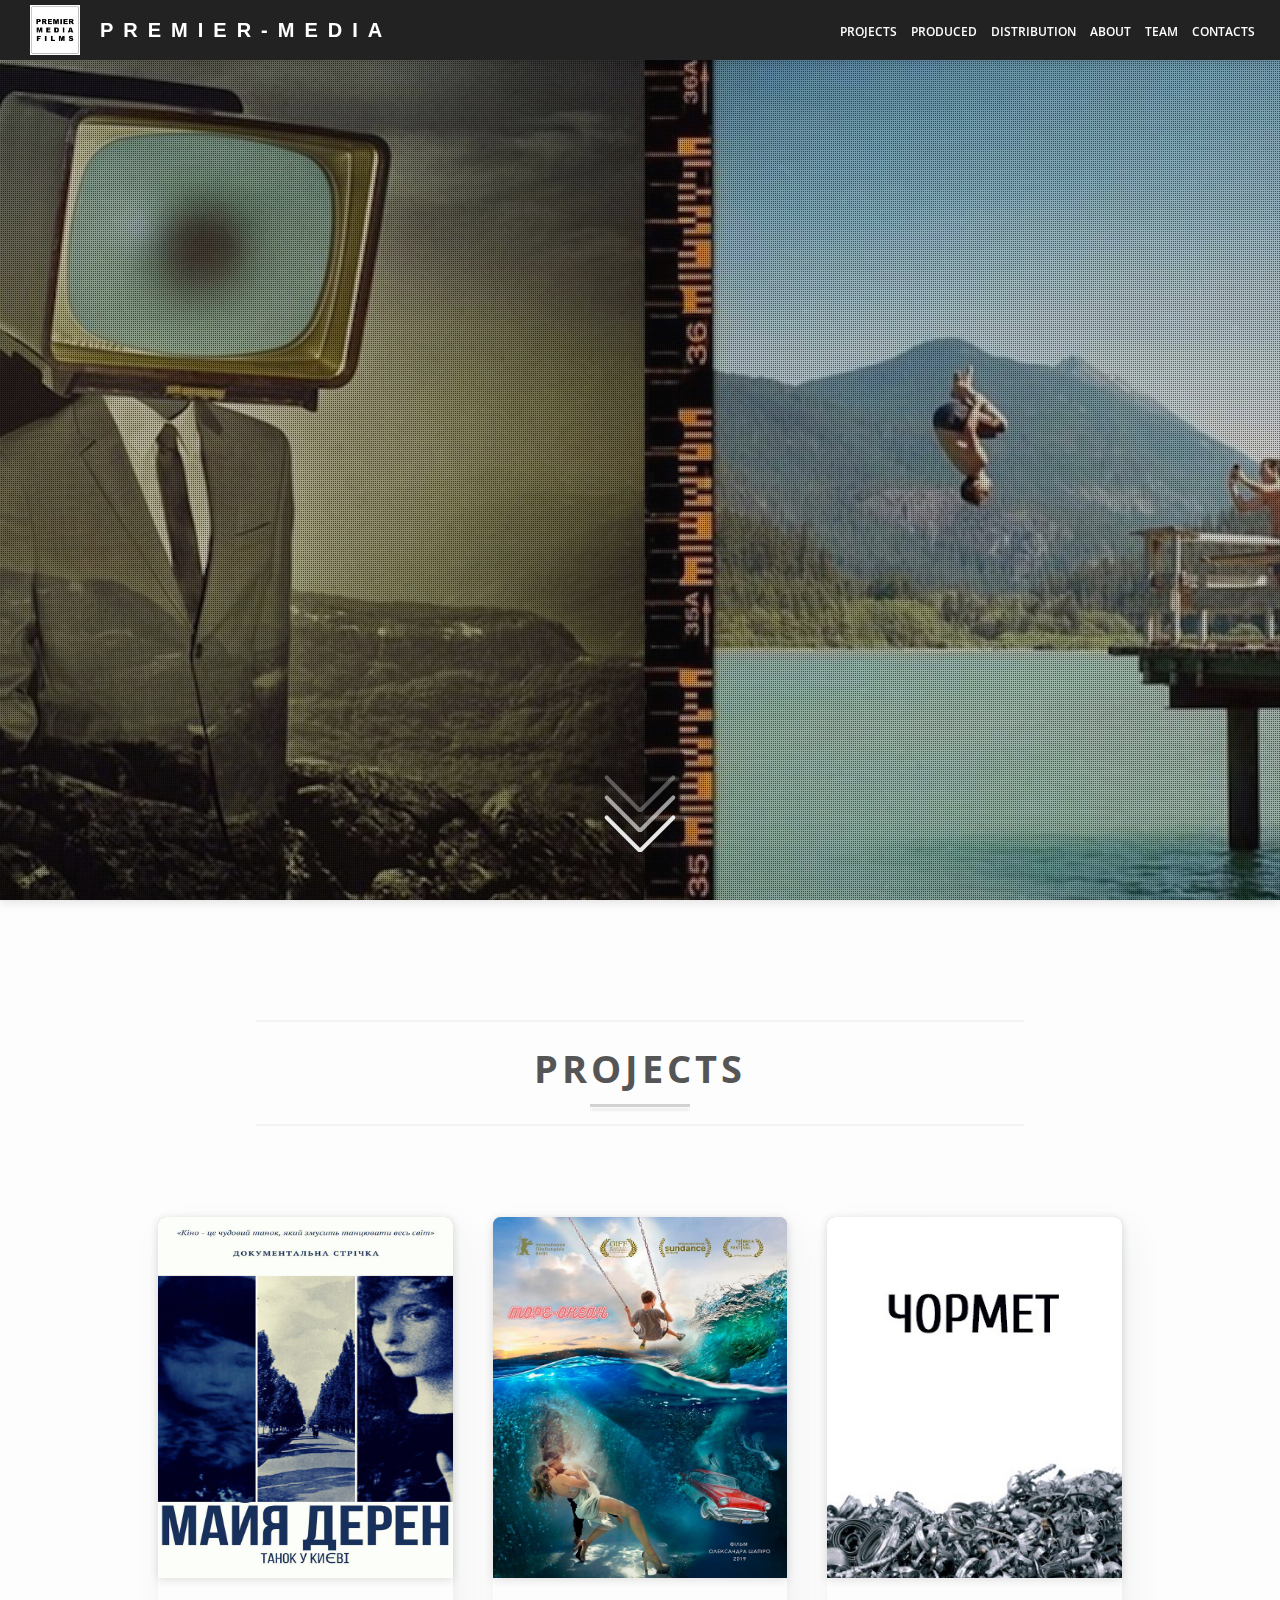
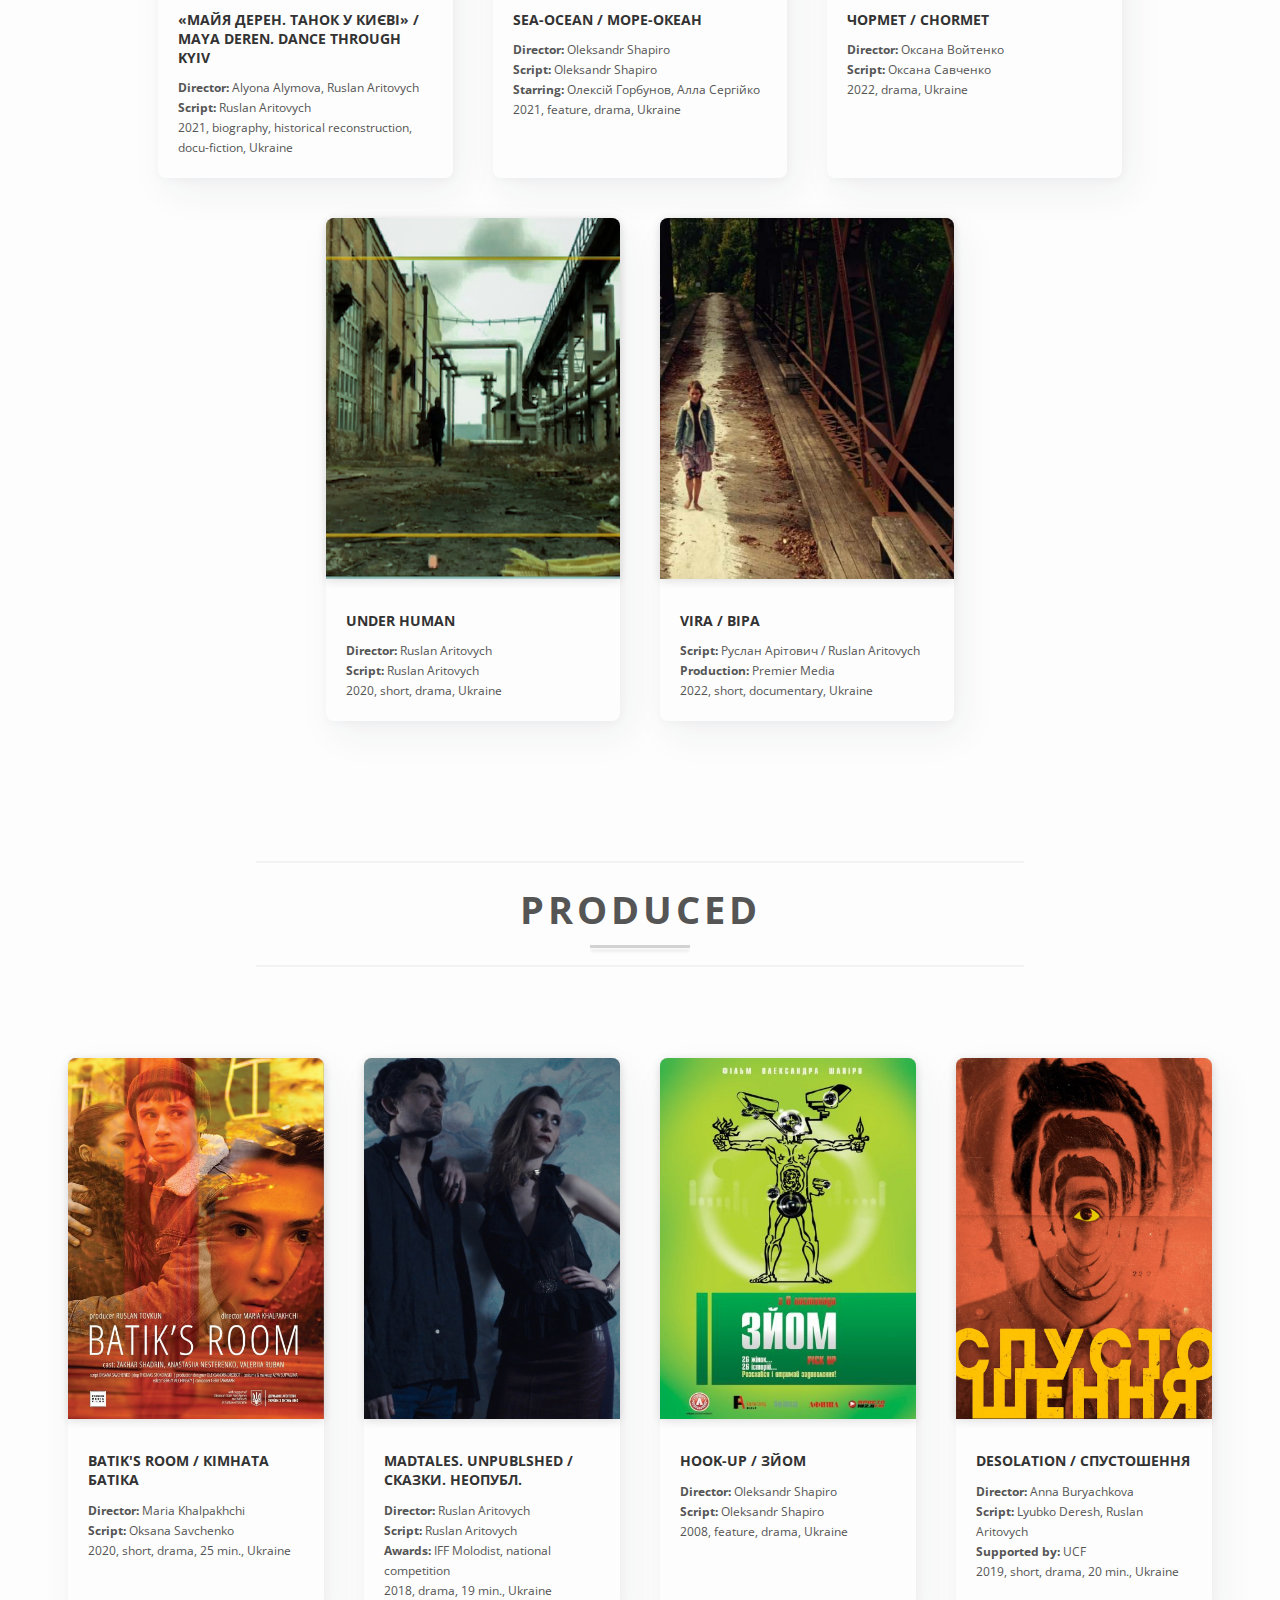
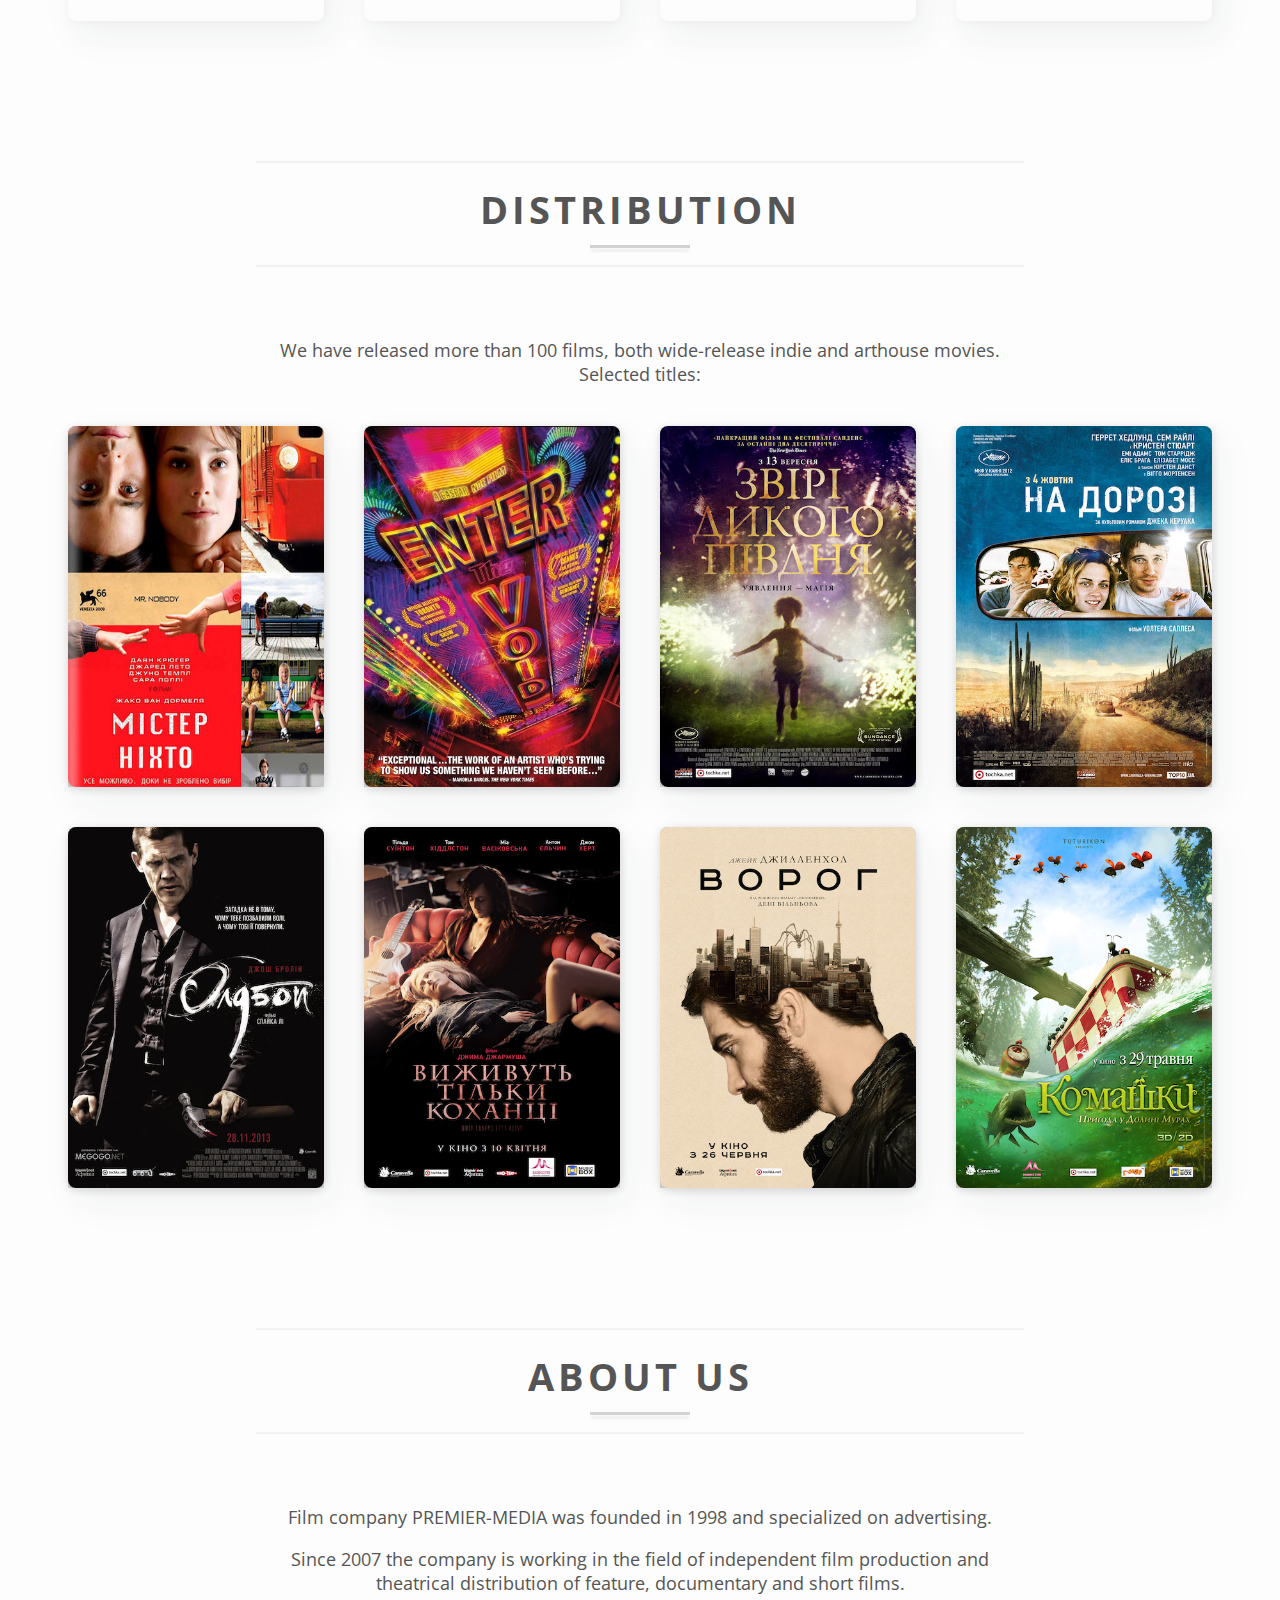
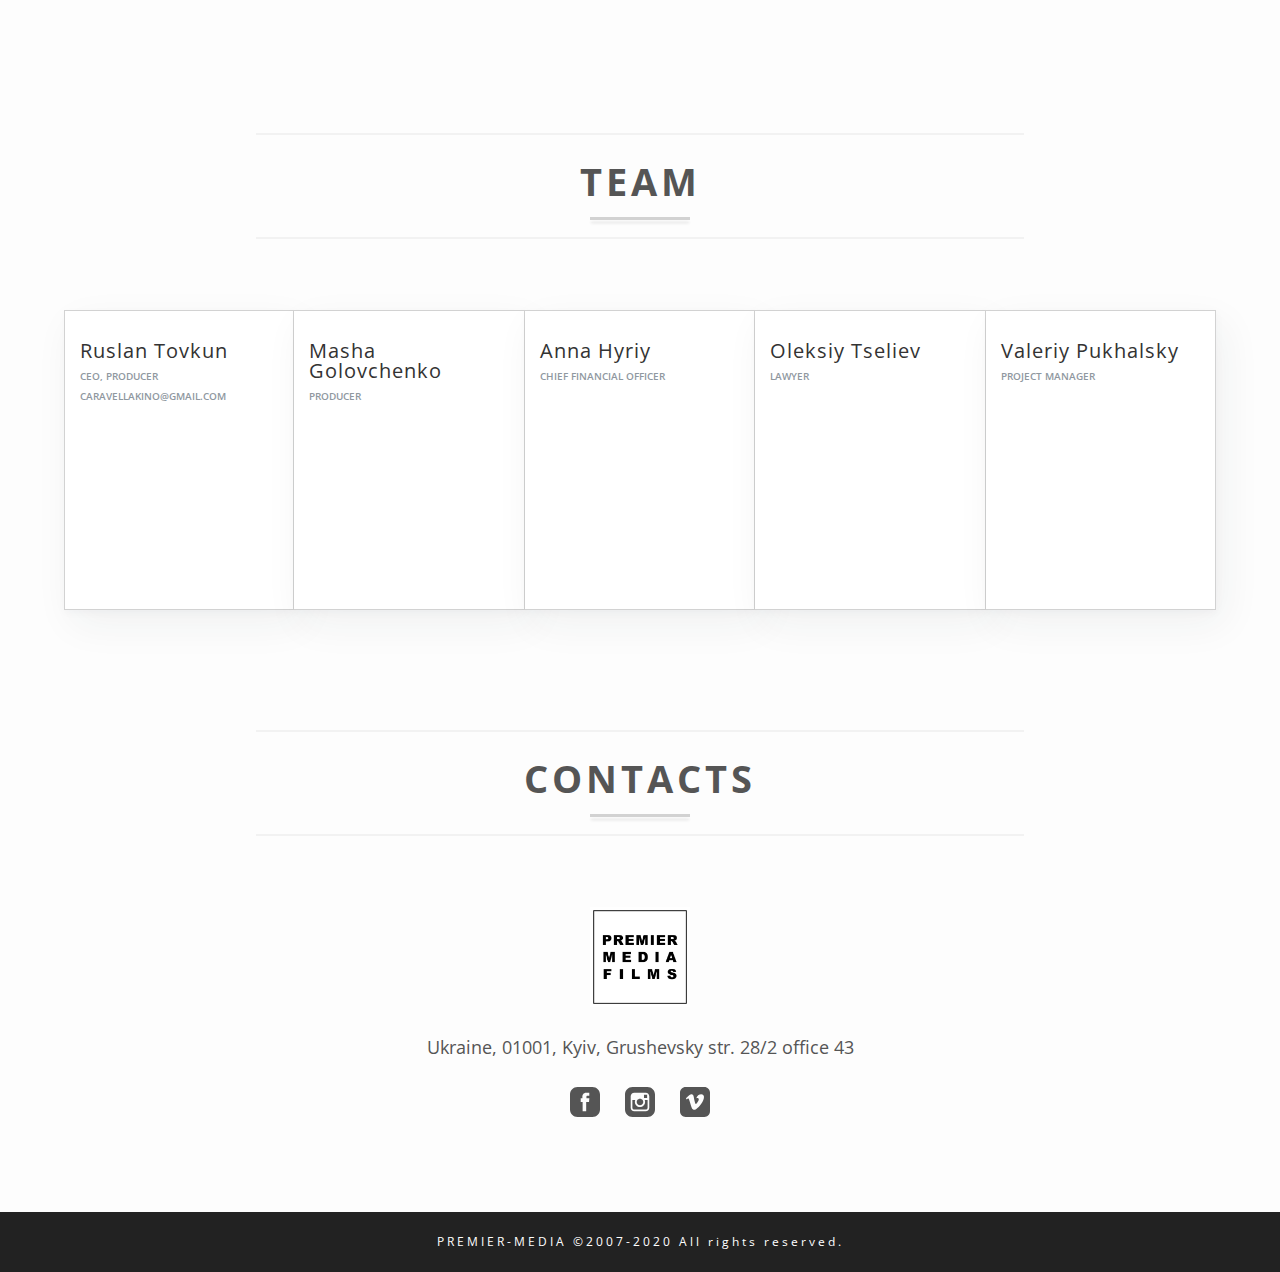
<file: index.html>
<html>
  <head>
    <meta charset="utf-8">
    <link href="https://fonts.googleapis.com/css?family=Open+Sans:300,400,700&amp;subset=cyrillic" rel="stylesheet">
    <script src="https://ajax.googleapis.com/ajax/libs/jquery/3.3.1/jquery.min.js"></script>
    <script src="js/scripts.js"></script>
    <link rel="stylesheet" type="text/css" href="css/styles.css">
    <meta name="viewport" content="width=device-width, initial-scale=1">
    <link rel="shortcut icon" href="assets/logo.png" type="image/x-icon">
    <title>PREMIER-MEDIA (Прем’єр - Медіа Філмс) - кінокомпанія з виробницта та дистрибуції фільмів. Продюсує художні, документальні та короткометражні кінофільми. The film production and distribution company. Produces feature movies, documentaries and short films.</title>
    <meta name="description" content="PREMIER-MEDIA (Прем’єр - Медіа Філмс) - кінокомпанія з виробницта та дистрибуції фільмів. Продюсує художні, документальні та короткометражні кінофільми. The film production and distribution company. Produces feature movies, documentaries and short films.">
    <meta name="keywords" content="прем'єр-медіа, українське кіно, продюсер, фільм, продакшн, film, movie, premier-media, produce, distribution, ukrainian production, indie, arthouse">

    <!-- OpenGraph tags -->
    <meta property="og:title" content="PREMIER-MEDIA (Прем’єр - Медіа Філмс) - The film production and distribution company. Produces feature movies, documentaries and short films.">
    <meta property="og:site_name" content="PREMIER-MEDIA / Прем’єр - Медіа Філмс">
    <meta property="og:url" content="https://premiermediafilms.com/">
    <meta property="og:description" content="The film production and distribution company. Produces feature movies, documentaries and short films.">
    <meta property="og:type" content="website">
    <meta property="og:image" content="https://premiermediafilms.com/assets/logo.png">
    <meta property="og:image" content="https://premiermediafilms.com/assets/mixed.jpg">

  </head>

  <body>

      <div class="navbar">
        <a href="https://premiermediafilms.com/">
          <img src="assets/logo.png" class="image-logo">
        </a>
        <a href="https://premiermediafilms.com/" id="logo">PREMIER-MEDIA</a>
      <!-- Пункт 2: меню -->
        <ul class="desktop-menu">
          <li><a href="#projects-start">Projects</a></li>
          <li><a href="#produced-start">Produced</a></li>
          <li><a href="#distribution-start">Distribution</a></li>
          <li><a href="#about-start">About</a></li>
          <li><a href="#team-start">Team</a></li>
          <li><a href="#contacts-start">Contacts</a></li>
        </ul>
      <!-- Пункт 2: меню -->

        <div id='slide-out'>
          <ul>
            <li><a href="#projects-start">Projects</a></li>
            <li><a href="#produced-start">Produced</a></li>
            <li><a href="#distribution-start">Distribution</a></li>
            <li><a href="#about-start">About</a></li>
            <li><a href="#team-start">Team</a></li>
            <li><a href="#contacts-start">Contacts</a></li>
          </ul>
        </div>

        <div onclick="toggleSideNav()" class="nav-icon menu" id="menu">
          <div></div>
        </div>

      </div>

      <div class="parallax" id="intro">
        <!-- <h1>Film production & distribution company</h1> -->
        <div class="overlay">
          <a href="#projects-start" class="arrow-container pulse">
            <div class="arrow"></div>
            <div class="arrow"></div>
            <div class="arrow"></div>
          </a>
        </div>
      </div>

      <div id="projects-start"></div>
      <!-- Пункт 2: меню  -->
  <h1 class="section-title">Projects</h1>
      <hr>
      <div id="projects">
        <!-- Раздел Projects: начало блока-->

        <div class="film-card">
          <div class="poster-wrapper">
            <a href="movies/maya_deren.html"><img src='assets/projects/maya_deren.png'></a>
          </div>
          <div class="description">
            <h2>«МАЙЯ ДЕРЕН. ТАНОК У КИЄВІ» / MAYA DEREN. DANCE THROUGH KYIV</h2>
            <p><strong>Director: </strong>Alyona Alymova, Ruslan Aritovych</p>
            <p><strong>Script: </strong>Ruslan Aritovych</p>
            <p>2021, biography, historical reconstruction, docu-fiction, Ukraine</p>
          </div>
        </div>

        <div class="film-card">
          <div class="poster-wrapper">
            <a href="movies/sea_ocean.html"><img src='assets/projects/more_ocean.jpg'></a>
          </div>
          <div class="description">
            <h2>SEA-OCEAN / МОРЕ-ОКЕАН</h2>
            <p>
              <strong>Director:</strong>
              Oleksandr Shapiro
            </p>
            <p>
              <strong>Script:</strong>
                Oleksandr Shapiro
            </p>
            <p><strong>Starring: </strong>Олексій Горбунов, Алла Сергійко</p>
            <p>2021, feature, drama, Ukraine</p>
          </div>
        </div>

        <div class="film-card">
          <div class="poster-wrapper">
            <a href="movies/chormet.html"><img src='assets/projects/chormet.jpg'></a>
          </div>
          <div class="description">
            <h2>ЧОРМЕТ / CHORMET</h2>
            <p>
              <strong>Director:</strong>
              Оксана Войтенко
            </p>
            <p>
              <strong>Script:</strong>
                Оксана Савченко
            </p>
            <p>2022, drama, Ukraine</p>
          </div>
        </div>


        <div class="film-card">
          <div class="poster-wrapper">
            <img src='assets/projects/under_human.jpg'>
          </div>
          <div class="description">
            <h2>UNDER HUMAN</h2>
            <p>
              <strong>Director:</strong>
              Ruslan Aritovych
            </p>
            <p>
              <strong>Script:</strong>
              Ruslan Aritovych
            </p>
            <p>2020, short, drama, Ukraine</p>
          </div>
        </div>

        <div class="film-card">
          <div class="poster-wrapper">
            <a href="movies/vira.html"><img src='assets/projects/vira.png'></a>
          </div>
          <div class="description">
            <h2>VIRA / ВIPA</h2>
            <p>
              <strong>Script:</strong>
              Руслан Арітович / Ruslan Aritovych
            </p>
            <p>
              <strong>Production:</strong>
              Premier Media
            </p>
            <p>2022, short, documentary, Ukraine</p>
          </div>
        </div>
      </div>
      <!-- Раздел Projects: конец блока-->


      <div id="produced-start"></div>
      <!-- Пункт 2: меню -->
  <h1 class="section-title">Produced</h1>
      <hr>
      <!-- Раздел Produced: начало блока-->
      <div id="produced">

        <div class="film-card">
          <div class="poster-wrapper">
          <a href="movies/batiks_room.html">  <img src='assets/produced/batiks_room.jpg'></a>
          </div>
          <div class="description">
            <a href="movies/batiks_room.html"> <h2>BATIK'S ROOM / КІМНАТА БАТІКА</h2> </a>
            <p>
              <strong>Director:</strong>
              Maria Khalpakhchi
            </p>
            <p>
              <strong>Script:</strong>
              Oksana Savchenko
            </p>
            <p>2020, short, drama, 25 min., Ukraine</p>
          </div>
        </div>

        <div class="film-card">
          <div class="poster-wrapper">
            <img src='assets/produced/skazky.jpg'>
          </div>
          <div class="description">
            <h2>MADTALES. UNPUBLSHED / СКАЗКИ. НЕОПУБЛ.</h2>
            <p>
              <strong>Director:</strong>
              Ruslan Aritovych
            </p>
            <p>
              <strong>Script:</strong>
                Ruslan Aritovych
            </p>
            <p>
              <strong>Awards:</strong>
              IFF Molodist,  national competition
            </p>
            <p>2018, drama, 19 min., Ukraine</p>
          </div>
        </div>

        <div class="film-card">
          <div class="poster-wrapper">
            <img src='assets/produced/hookup.jpg'>
          </div>
          <div class="description">
            <h2>HOOK-UP / ЗЙОМ</h2>
            <p>
              <strong>Director:</strong>
              Oleksandr Shapiro
            </p>
            <p>
              <strong>Script:</strong>
                Oleksandr Shapiro
            </p>
            <p>2008, feature, drama, Ukraine</p>
          </div>
        </div>

        <div class="film-card">
          <div class="poster-wrapper">
          <a href="movies/desolation.html"> <img src='assets/produced/spustoshennya.jpg'> </a>
          </div>
          <div class="description">
            <a href="movies/desolation.html"> <h2>DESOLATION / СПУСТОШЕННЯ</h2> </a>
            <p>
              <strong>Director:</strong>
              Anna Buryachkova
            </p>
            <p>
              <strong>Script:</strong>
              Lyubko Deresh, Ruslan Aritovych
            </p>
            <!-- <p>
              <strong>Co-Production:</strong>
              RadioaktiveFilm
            </p> -->
            <p>
              <strong>Supported by:</strong>
              UCF
            </p>
            <p>2019, short, drama, 20 min., Ukraine</p>
          </div>
        </div>

      </div>
      <!-- Раздел Produced: конец блока-->


      <div id="distribution-start"></div>
      <!-- Пункт 2: меню -->
  <h1 class="section-title">Distribution</h1>
      <hr>
        <!-- Раздел Distribution: начало блока-->
      <p id="distribution-description">We have released more than 100 films, both wide-release indie and arthouse movies. Selected titles:</p>
      <div id="distribution">
        <div class="film-card">
          <div class="poster-wrapper">
            <img src='assets/distribution/3.jpg'>
          </div>
        </div>
        <div class="film-card">
          <div class="poster-wrapper">
            <img src='assets/distribution/2.jpg'>
          </div>
        </div>
        <div class="film-card">
          <div class="poster-wrapper">
            <img src='assets/distribution/8.jpg'>
          </div>
        </div>
        <div class="film-card">
          <div class="poster-wrapper">
            <img src='assets/distribution/4.jpg'>
          </div>
        </div>
        <div class="film-card">
          <div class="poster-wrapper">
            <img src='assets/distribution/5.jpg'>
          </div>
        </div>
        <div class="film-card">
          <div class="poster-wrapper">
            <img src='assets/distribution/7.jpg'>
          </div>
        </div>
        <div class="film-card">
          <div class="poster-wrapper">
            <img src='assets/distribution/6.jpg'>
          </div>
        </div>
        <div class="film-card">
          <div class="poster-wrapper">
            <img src='assets/distribution/1.jpg'>
          </div>
        </div>

      </div>
      <!-- Раздел Distribution: конец блока-->


      <div id="about-start"></div>
      <!-- Пункт 2: меню -->
  <h1 class="section-title" >About us</h1>
      <hr>
      <div id="about">
        <!-- Раздел About us: начало блока-->
        <p>Film company PREMIER-MEDIA was founded in 1998 and specialized on advertising.</p>
        <p>Since 2007 the company is working in the field of independent film production and theatrical distribution of feature, documentary and short films.</p>
      </div>
      <!-- Раздел About us: конец блока-->

      <div id="team-start"></div>
      <!-- Пункт 2: меню -->
  <h1 class="section-title">Team</h1>
      <hr>
      <div id="team">
        <!-- Раздел Team: начало блока-->

        <div class="member">
          <div class="info">
            <span class="name">Ruslan Tovkun</span>
            <span class="role">CEO, producer</span>
            <span class="mail">caravellakino@gmail.com</span>
          </div>
        </div>
        <div class="member">
          <div class="info">
            <span class="name">Masha Golovchenko</span>
            <span class="role">producer</span>
          </div>
        </div>
        <div class="member">
          <div class="info">
            <span class="name">Anna Hyriy</span>
            <span class="role">chief financial officer</span>
          </div>
        </div>
        <div class="member">
          <div class="info">
            <span class="name">Oleksiy Tseliev</span>
            <span class="role">lawyer</span>
          </div>
        </div>
        <div class="member">
          <div class="info">
            <span class="name">Valeriy Pukhalsky</span>
            <span class="role">project manager</span>
          </div>
        </div>
      </div>
      <!-- Раздел Team: конец блока-->

      <div id="contacts-start"></div>
      <!-- Пункт 2: меню -->
  <h1 class="section-title">Contacts</h1>
      <hr>
      <div id="contacts">
        <!-- Раздел Contacts: начало блока-->

        <img src="assets/logo.png" class="contacts-logo">
        <p class="addrees">Ukraine, 01001, Kyiv, Grushevsky str. 28/2 office 43</p>
        <div class="social-networks">
          <a href="https://www.facebook.com/premiermediafilms/" target="_blank">
            <img src="assets/icons/facebook.svg">
          </a>
          <a href="#">
            <img src="assets/icons/instagram.svg">
          </a>
          <a href="#">
            <img src="assets/icons/vimeo.svg">
          </a>
        </div>
      </div>
      <!-- Раздел Contacts: конец блока-->
      <!-- Раздел Footer: начало блока-->

      <div id="footer">
        PREMIER-MEDIA ©2007-2020 All rights reserved.
      </div>
      <!-- Раздел Footer: конец блока-->

      <script type="text/javascript">
        var sideNav = document.getElementById("slide-out"),
            sideNavVisible = true;

        var menuButton = document.getElementById("menu")

        function toggleSideNav() {
          menuButton.classList.toggle('open');
          if (sideNavVisible) {
            sideNav.style.cssText = "transform: translateX(0); -webkit-transition: 0.5s;";
          } else {
            sideNav.style.cssText = "transform: translateX(-100%); -webkit-transition: 0.5s;";
          }
          sideNavVisible = !sideNavVisible;
        }
      </script>
  </body>
<html>
</file>
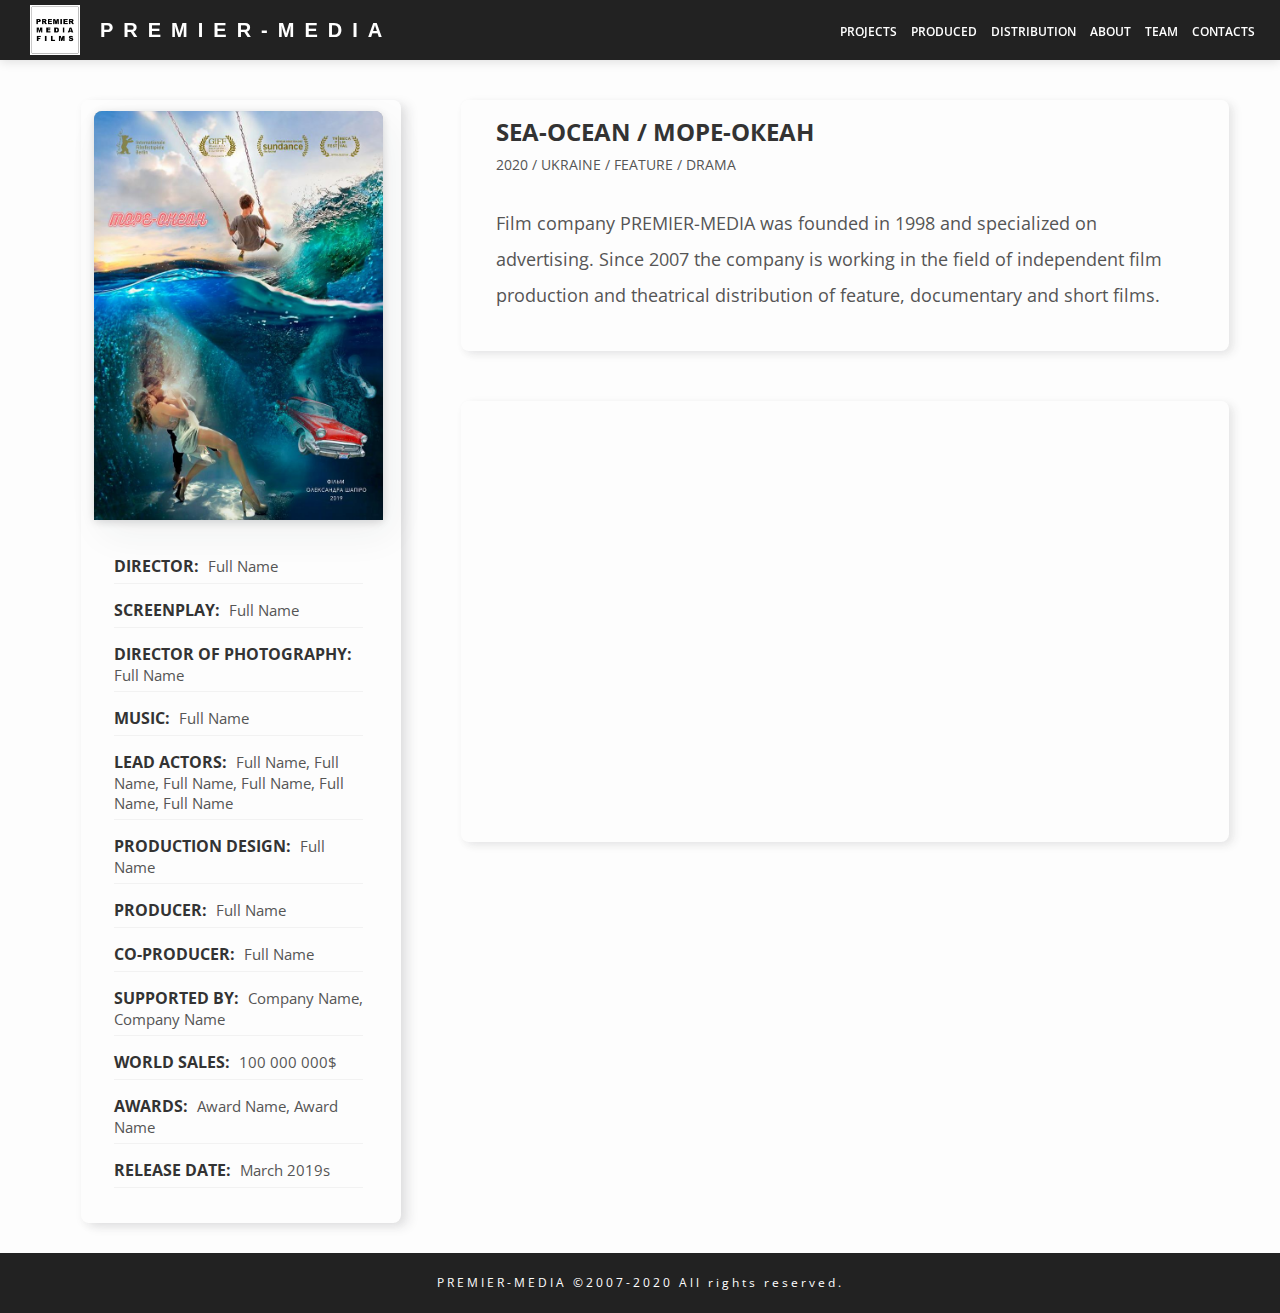
<file: movie_template.html>
<html>
  <head>
    <meta charset="utf-8">
    <link href="https://fonts.googleapis.com/css?family=Open+Sans:300,400,700&amp;subset=cyrillic" rel="stylesheet">
    <script src="https://ajax.googleapis.com/ajax/libs/jquery/3.3.1/jquery.min.js"></script>
    <link rel="stylesheet" type="text/css" href="css/styles.css">
    <link rel="stylesheet" type="text/css" href="css/movie.css">
    <meta name="viewport" content="width=device-width, initial-scale=1">
    <link rel="shortcut icon" href="assets/logo.png" type="image/x-icon">
    <title>Movie Title</title>
  </head>

  <body>

      <div class="navbar">
        <a href="https://premiermediafilms.com/">
          <img src="assets/logo.png" class="image-logo">
        </a>
        <a href="https://premiermediafilms.com/" id="logo">PREMIER-MEDIA</a>

        <ul class="desktop-menu">
          <li><a href="https://premiermediafilms.com/#projects-start">Projects</a></li>
          <li><a href="https://premiermediafilms.com/#produced-start">Produced</a></li>
          <li><a href="https://premiermediafilms.com/#distribution-start">Distribution</a></li>
          <li><a href="https://premiermediafilms.com/#about-start">About</a></li>
          <li><a href="https://premiermediafilms.com/#team-start">Team</a></li>
          <li><a href="https://premiermediafilms.com/#contacts-start">Contacts</a></li>
        </ul>

        <div id='slide-out'>
          <ul>
            <li><a href="https://premiermediafilms.com/#projects-start">Projects</a></li>
            <li><a href="https://premiermediafilms.com/#produced-start">Produced</a></li>
            <li><a href="https://premiermediafilms.com/#distribution-start">Distribution</a></li>
            <li><a href="https://premiermediafilms.com/#about-start">About</a></li>
            <li><a href="https://premiermediafilms.com/#team-start">Team</a></li>
            <li><a href="https://premiermediafilms.com/#contacts-start">Contacts</a></li>
          </ul>
        </div>

        <div onclick="toggleSideNav()" class="nav-icon menu" id="menu">
          <div></div>
        </div>

      </div>

      <div class="movie-wrapper">
        <div class="poster-side">
          <div class="film-card">
            <div class="poster-wrapper">
              <img src='assets/projects/more_ocean.jpg'>
            </div>
          </div>
          <div class="details">
            <p><strong>Director: </strong>Full Name</p>
            <p><strong>Screenplay: </strong>Full Name</p>
            <p><strong>Director of photography: </strong>Full Name</p>
            <p><strong>Music: </strong> Full Name</p>
            <p><strong>Lead Actors: </strong>Full Name, Full Name, Full Name, Full Name, Full Name, Full Name</p>
            <p><strong>Production Design: </strong>Full Name</p>
            <p><strong>Producer: </strong>Full Name</p>
            <p><strong>Co-Producer: </strong>Full Name</p>
            <p><strong>Supported By: </strong>Company Name, Company Name</p>
            <p><strong>World Sales: </strong>100 000 000$</p>
            <p><strong>Awards: </strong> Award Name, Award Name</p>
            <p><strong>Release Date: </strong>March 2019s</p>
          </div>
        </div>
        <div class="description-side">
          <div class="description">
            <h2>SEA-OCEAN / МОРЕ-ОКЕАН</h2>
            <h3>2020 / Ukraine / feature / drama</h3>
            <p>Film company PREMIER-MEDIA was founded in 1998 and specialized on advertising. Since 2007 the company is working in the field of independent film production and theatrical distribution of feature, documentary and short films.</p>

          </div>
          <div class="videos">
            <style>.embed-container { position: relative; padding-bottom: 56.25%; height: 0; overflow: hidden; max-width: 100%; } .embed-container iframe, .embed-container object, .embed-container embed { position: absolute; top: 0; left: 0; width: 100%; height: 100%; }</style><div class='embed-container'><iframe src='https://player.vimeo.com/video/36334134' frameborder='0' webkitAllowFullScreen mozallowfullscreen allowFullScreen></iframe></div>
          </div>

          <!-- <div class="videos">
            <style>.embed-container { position: relative; padding-bottom: 56.25%; height: 0; overflow: hidden; max-width: 100%; } .embed-container iframe, .embed-container object, .embed-container embed { position: absolute; top: 0; left: 0; width: 100%; height: 100%; }</style><div class='embed-container'><iframe src=' YOUTUBE URL HERE ' frameborder='0' allowfullscreen></iframe></div>
          </div> -->

          <!-- <div class="videos">
            <style>.embed-container { position: relative; padding-bottom: 56.25%; height: 0; overflow: hidden; max-width: 100%; } .embed-container iframe, .embed-container object, .embed-container embed { position: absolute; top: 0; left: 0; width: 100%; height: 100%; }</style><div class='embed-container'><iframe src=' VIMEO URL HERE ' frameborder='0' webkitAllowFullScreen mozallowfullscreen allowFullScreen></iframe></div>
          </div> -->
        </div>
      </div>

      <div class="mobile-movie-wrapper">

          <div class="movie-title-and-subtitle">
            <h2>SEA-OCEAN / МОРЕ-ОКЕАН</h2>
            <h3>2020 / Ukraine / feature / drama</h3>
          </div>

          <div class="poster-wrapper">
            <img src='assets/projects/more_ocean.jpg'>
          </div>

          <div class="movie-description">
            <p>Film company PREMIER-MEDIA was founded in 1998 and specialized on advertising. Since 2007 the company is working in the field of independent film production and theatrical distribution of feature, documentary and short films.</p>
          </div>

          <div class="details">
            <p><strong>Director: </strong>Full Name</p>
            <p><strong>Screenplay: </strong>Full Name</p>
            <p><strong>Director of photography: </strong>Full Name</p>
            <p><strong>Music: </strong> Full Name</p>
            <p><strong>Lead Actors: </strong>Full Name, Full Name, Full Name, Full Name, Full Name, Full Name</p>
            <p><strong>Production Design: </strong>Full Name</p>
            <p><strong>Producer: </strong>Full Name</p>
            <p><strong>Co-Producer: </strong>Full Name</p>
            <p><strong>Supported By: </strong>Company Name, Company Name</p>
            <p><strong>World Sales: </strong>100 000 000$</p>
            <p><strong>Awards: </strong> Award Name, Award Name</p>
            <p><strong>Release Date: </strong>March 2019s</p>
          </div>
          <style>.embed-container { position: relative; padding-bottom: 56.25%; height: 0; overflow: hidden; max-width: 100%; } .embed-container iframe, .embed-container object, .embed-container embed { position: absolute; top: 0; left: 0; width: 100%; height: 100%; }</style><div class='embed-container'><iframe src='https://player.vimeo.com/video/36334134' frameborder='0' webkitAllowFullScreen mozallowfullscreen allowFullScreen></iframe></div>
          <!-- <style>.embed-container { position: relative; padding-bottom: 56.25%; height: 0; overflow: hidden; max-width: 100%; } .embed-container iframe, .embed-container object, .embed-container embed { position: absolute; top: 0; left: 0; width: 100%; height: 100%; }</style><div class='embed-container'><iframe src=' YOUTUBE URL HERE ' frameborder='0' allowfullscreen></iframe></div> -->
          <!-- <style>.embed-container { position: relative; padding-bottom: 56.25%; height: 0; overflow: hidden; max-width: 100%; } .embed-container iframe, .embed-container object, .embed-container embed { position: absolute; top: 0; left: 0; width: 100%; height: 100%; }</style><div class='embed-container'><iframe src=' VIMEO URL HERE ' frameborder='0' webkitAllowFullScreen mozallowfullscreen allowFullScreen></iframe></div> -->

      </div>

      <div id="footer">
        PREMIER-MEDIA ©2007-2020 All rights reserved.
      </div>

      <script type="text/javascript">
        var sideNav = document.getElementById("slide-out"),
            sideNavVisible = true;

        var menuButton = document.getElementById("menu")

        function toggleSideNav() {
          menuButton.classList.toggle('open');
          if (sideNavVisible) {
            sideNav.style.cssText = "transform: translateX(0); -webkit-transition: 0.5s;";
          } else {
            sideNav.style.cssText = "transform: translateX(-100%); -webkit-transition: 0.5s;";
          }
          sideNavVisible = !sideNavVisible;
        }
      </script>
  </body>
<html>
</file>
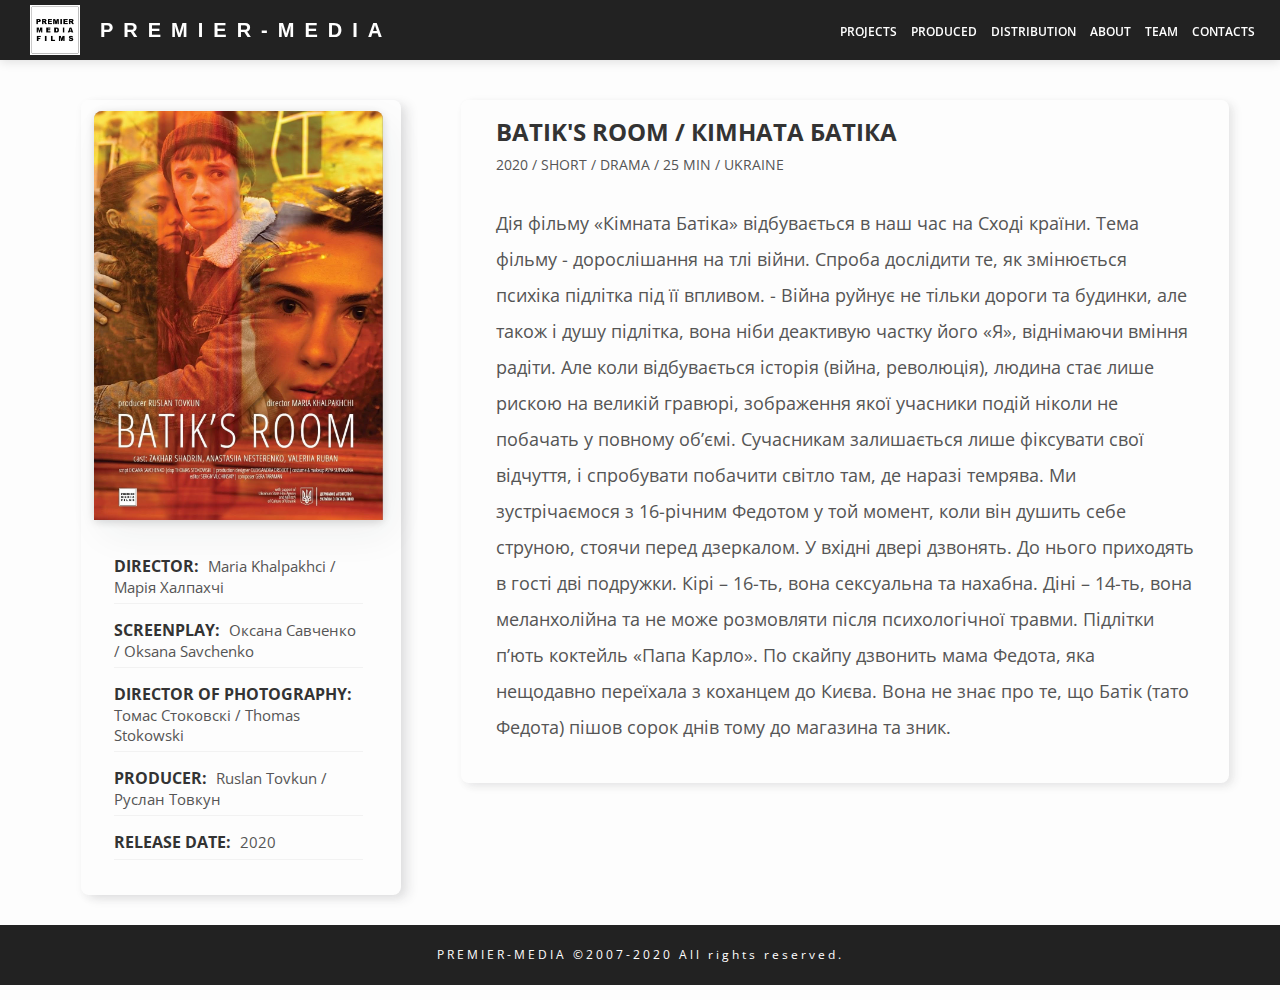
<file: movies/batiks_room.html>
<html>
  <head>
    <meta charset="utf-8">
    <link href="https://fonts.googleapis.com/css?family=Open+Sans:300,400,700&amp;subset=cyrillic" rel="stylesheet">
    <script src="https://ajax.googleapis.com/ajax/libs/jquery/3.3.1/jquery.min.js"></script>
    <link rel="stylesheet" type="text/css" href="../css/styles.css">
    <link rel="stylesheet" type="text/css" href="../css/movie.css">
    <meta name="viewport" content="width=device-width, initial-scale=1">
    <link rel="shortcut icon" href="../assets/logo.png" type="image/x-icon">
    <title>BATIK'S ROOM / КІМНАТА БАТІКА</title>
  </head>

  <body>

      <div class="navbar">
        <a href="https://premiermediafilms.com/">
          <img src="../assets/logo.png" class="image-logo">
        </a>
        <a href="https://premiermediafilms.com/" id="logo">PREMIER-MEDIA</a>

        <ul class="desktop-menu">
          <li><a href="https://premiermediafilms.com/#projects-start">Projects</a></li>
          <li><a href="https://premiermediafilms.com/#produced-start">Produced</a></li>
          <li><a href="https://premiermediafilms.com/#distribution-start">Distribution</a></li>
          <li><a href="https://premiermediafilms.com/#about-start">About</a></li>
          <li><a href="https://premiermediafilms.com/#team-start">Team</a></li>
          <li><a href="https://premiermediafilms.com/#contacts-start">Contacts</a></li>
        </ul>

        <div id='slide-out'>
          <ul>
            <li><a href="https://premiermediafilms.com/#projects-start">Projects</a></li>
            <li><a href="https://premiermediafilms.com/#produced-start">Produced</a></li>
            <li><a href="https://premiermediafilms.com/#distribution-start">Distribution</a></li>
            <li><a href="https://premiermediafilms.com/#about-start">About</a></li>
            <li><a href="https://premiermediafilms.com/#team-start">Team</a></li>
            <li><a href="https://premiermediafilms.com/#contacts-start">Contacts</a></li>
          </ul>
        </div>

        <div onclick="toggleSideNav()" class="nav-icon menu" id="menu">
          <div></div>
        </div>

      </div>

      <div class="movie-wrapper">
        <div class="poster-side">
          <div class="film-card">
            <div class="poster-wrapper">
              <img src='../assets/produced/batiks_room.jpg'>
            </div>
          </div>
          <div class="details">
            <p><strong>Director: </strong>Maria Khalpakhci / Марія Халпахчі</p>
            <p><strong>Screenplay: </strong>Оксана Савченко / Oksana Savchenko</p>
            <p><strong>Director of photography: </strong>Томас Стоковскі / Thomas Stokowski</p>
            <!-- <p><strong>Music: </strong> Full Name</p> -->
            <!-- <p><strong>Lead Actors: </strong>Full Name, Full Name, Full Name, Full Name, Full Name, Full Name</p> -->
            <!-- <p><strong>Production Design: </strong>Full Name</p> -->
            <p><strong>Producer: </strong>Ruslan Tovkun / Руслан Товкун</p>
            <!-- <p><strong>Co-Producer: </strong>Full Name</p> -->
            <!-- <p><strong>Co-Production: </strong>Radiaktive Film</p> -->
            <!-- <p><strong>Supported By: </strong>Company Name, Company Name</p> -->
            <!-- <p><strong>World Sales: </strong>100 000 000$</p> -->
            <!-- <p><strong>Awards: </strong> Award Name, Award Name</p> -->
            <!-- <p><strong>Co-financed: </strong>UCF / УКФ</p> -->
            <p><strong>Release Date: </strong>2020</p>
          </div>
        </div>
        <div class="description-side">
          <div class="description">
            <h2>BATIK'S ROOM / КІМНАТА БАТІКА</h2>
            <h3>2020 / short / drama / 25 min / Ukraine</h3>
            <p>Дія фільму «Кімната Батіка» відбувається в наш час на Сході країни.
Тема фільму - дорослішання на тлі війни. Спроба дослідити те, як змінюється
психіка підлітка під її впливом. - Війна руйнує не тільки дороги та будинки, але
також і душу підлітка, вона ніби деактивую частку його «Я», віднімаючи вміння
радіти. Але коли відбувається історія (війна, революція), людина стає лише рискою
на великій гравюрі, зображення якої учасники подій ніколи не побачать у повному
об’ємі. Сучасникам залишається лише фіксувати свої відчуття, і спробувати
побачити світло там, де наразі темрява.
Ми зустрічаємося з 16-річним Федотом у той момент, коли він душить себе
струною, стоячи перед дзеркалом. У вхідні двері дзвонять. До нього приходять в
гості дві подружки. Кірі – 16-ть, вона сексуальна та нахабна. Діні – 14-ть, вона
меланхолійна та не може розмовляти після психологічної травми. Підлітки п’ють
коктейль «Папа Карло». По скайпу дзвонить мама Федота, яка нещодавно
переїхала з коханцем до Києва. Вона не знає про те, що Батік (тато Федота) пішов
сорок днів тому до магазина та зник.</p>

          </div>

          <!-- <div class="videos">
            <style>.embed-container { position: relative; padding-bottom: 56.25%; height: 0; overflow: hidden; max-width: 100%; } .embed-container iframe, .embed-container object, .embed-container embed { position: absolute; top: 0; left: 0; width: 100%; height: 100%; }</style><div class='embed-container'><iframe src=' YOUTUBE URL HERE ' frameborder='0' allowfullscreen></iframe></div>
          </div> -->

          <!-- <div class="videos">
            <style>.embed-container { position: relative; padding-bottom: 56.25%; height: 0; overflow: hidden; max-width: 100%; } .embed-container iframe, .embed-container object, .embed-container embed { position: absolute; top: 0; left: 0; width: 100%; height: 100%; }</style><div class='embed-container'><iframe src=' VIMEO URL HERE ' frameborder='0' webkitAllowFullScreen mozallowfullscreen allowFullScreen></iframe></div>
          </div> -->

        </div>
      </div>

      <div class="mobile-movie-wrapper">

          <div class="movie-title-and-subtitle">
            <h2>BATIK'S ROOM / КІМНАТА БАТІКА</h2>
            <h3>2020 / short / drama / 25 min / Ukraine</h3>
          </div>

          <div class="poster-wrapper">
            <img src='../assets/produced/batiks_room.jpg'>
          </div>

          <div class="movie-description">
            <p>Дія фільму «Кімната Батіка» відбувається в наш час на Сході країни.
Тема фільму - дорослішання на тлі війни. Спроба дослідити те, як змінюється
психіка підлітка під її впливом. - Війна руйнує не тільки дороги та будинки, але
також і душу підлітка, вона ніби деактивую частку його «Я», віднімаючи вміння
радіти. Але коли відбувається історія (війна, революція), людина стає лише рискою
на великій гравюрі, зображення якої учасники подій ніколи не побачать у повному
об’ємі. Сучасникам залишається лише фіксувати свої відчуття, і спробувати
побачити світло там, де наразі темрява.
Ми зустрічаємося з 16-річним Федотом у той момент, коли він душить себе
струною, стоячи перед дзеркалом. У вхідні двері дзвонять. До нього приходять в
гості дві подружки. Кірі – 16-ть, вона сексуальна та нахабна. Діні – 14-ть, вона
меланхолійна та не може розмовляти після психологічної травми. Підлітки п’ють
коктейль «Папа Карло». По скайпу дзвонить мама Федота, яка нещодавно
переїхала з коханцем до Києва. Вона не знає про те, що Батік (тато Федота) пішов
сорок днів тому до магазина та зник.</p>
          </div>

          <div class="details">
            <p><strong>Director: </strong>Maria Khalpakhci / Марія Халпахчі</p>
            <p><strong>Screenplay: </strong>Оксана Савченко / Oksana Savchenko</p>
            <p><strong>Director of photography: </strong>Томас Стоковскі / Thomas Stokowski</p>
            <!-- <p><strong>Music: </strong> Full Name</p> -->
            <!-- <p><strong>Lead Actors: </strong>Full Name, Full Name, Full Name, Full Name, Full Name, Full Name</p> -->
            <!-- <p><strong>Production Design: </strong>Full Name</p> -->
            <p><strong>Producer: </strong>Ruslan Tovkun / Руслан Товкун</p>
            <!-- <p><strong>Co-Producer: </strong>Full Name</p> -->
            <!-- <p><strong>Supported By: </strong>Company Name, Company Name</p> -->
            <!-- <p><strong>World Sales: </strong>100 000 000$</p> -->
            <!-- <p><strong>Awards: </strong> Award Name, Award Name</p> -->
            <p><strong>Release Date: </strong>2020</p>
          </div>

          <!-- <style>.embed-container { position: relative; padding-bottom: 56.25%; height: 0; overflow: hidden; max-width: 100%; } .embed-container iframe, .embed-container object, .embed-container embed { position: absolute; top: 0; left: 0; width: 100%; height: 100%; }</style><div class='embed-container'><iframe src=' YOUTUBE URL HERE ' frameborder='0' allowfullscreen></iframe></div> -->
          <!-- <style>.embed-container { position: relative; padding-bottom: 56.25%; height: 0; overflow: hidden; max-width: 100%; } .embed-container iframe, .embed-container object, .embed-container embed { position: absolute; top: 0; left: 0; width: 100%; height: 100%; }</style><div class='embed-container'><iframe src=' VIMEO URL HERE ' frameborder='0' webkitAllowFullScreen mozallowfullscreen allowFullScreen></iframe></div> -->

      </div>

      <div id="footer">
        PREMIER-MEDIA ©2007-2020 All rights reserved.
      </div>

      <script type="text/javascript">
        var sideNav = document.getElementById("slide-out"),
            sideNavVisible = true;

        var menuButton = document.getElementById("menu")

        function toggleSideNav() {
          menuButton.classList.toggle('open');
          if (sideNavVisible) {
            sideNav.style.cssText = "transform: translateX(0); -webkit-transition: 0.5s;";
          } else {
            sideNav.style.cssText = "transform: translateX(-100%); -webkit-transition: 0.5s;";
          }
          sideNavVisible = !sideNavVisible;
        }
      </script>
  </body>
<html>
</file>
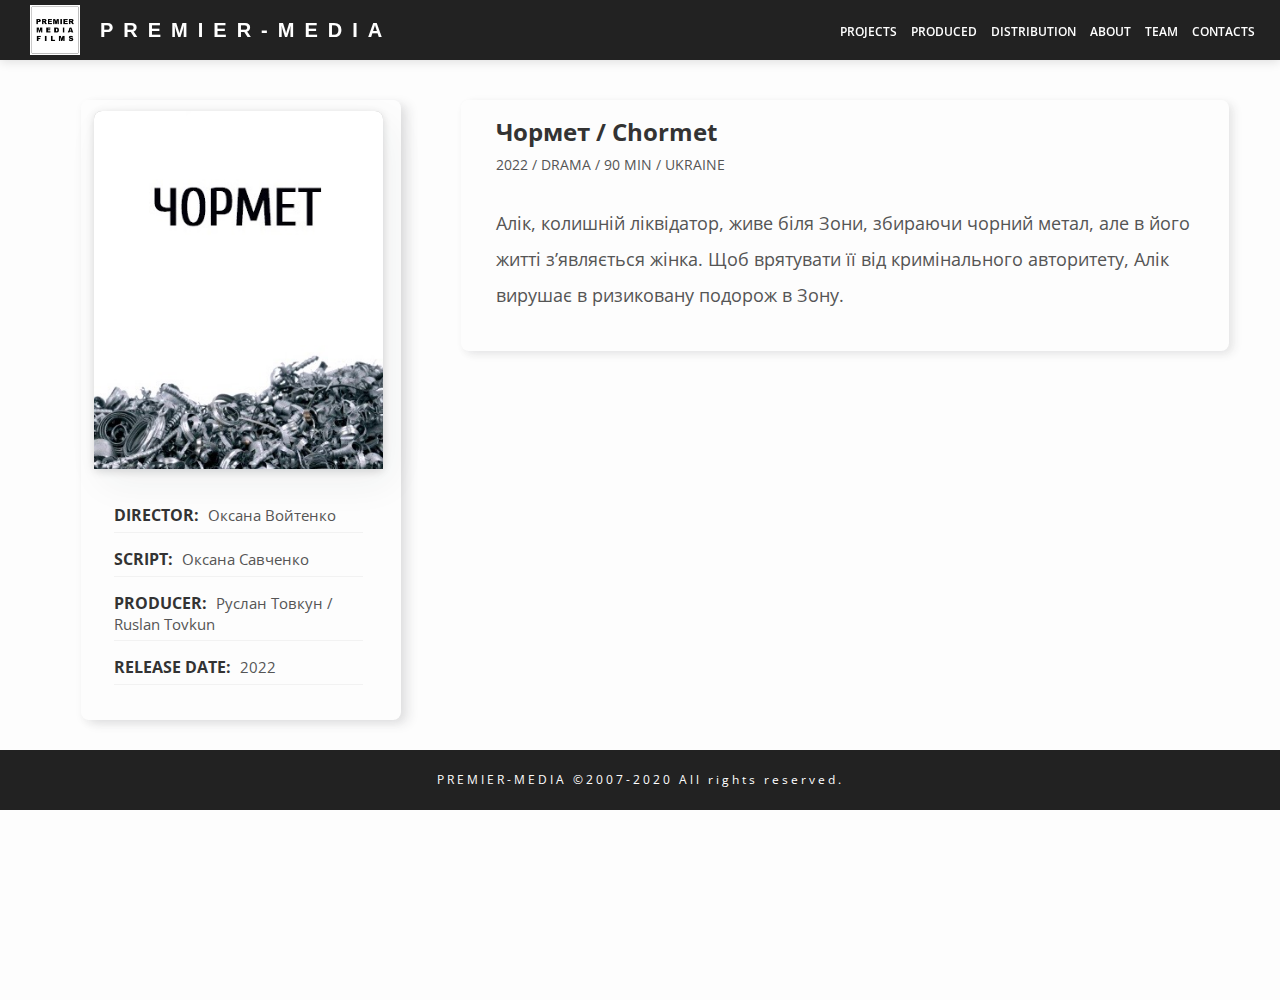
<file: movies/chormet.html>
<html>
  <head>
    <meta charset="utf-8">
    <link href="https://fonts.googleapis.com/css?family=Open+Sans:300,400,700&amp;subset=cyrillic" rel="stylesheet">
    <script src="https://ajax.googleapis.com/ajax/libs/jquery/3.3.1/jquery.min.js"></script>
    <link rel="stylesheet" type="text/css" href="../css/styles.css">
    <link rel="stylesheet" type="text/css" href="../css/movie.css">
    <meta name="viewport" content="width=device-width, initial-scale=1">
    <link rel="shortcut icon" href="../assets/logo.png" type="image/x-icon">
    <title>Чормет / Chormet</title>
  </head>

  <body>

      <div class="navbar">
        <a href="https://premiermediafilms.com/">
          <img src="../assets/logo.png" class="image-logo">
        </a>
        <a href="https://premiermediafilms.com/" id="logo">PREMIER-MEDIA</a>

        <ul class="desktop-menu">
          <li><a href="https://premiermediafilms.com/#projects-start">Projects</a></li>
          <li><a href="https://premiermediafilms.com/#produced-start">Produced</a></li>
          <li><a href="https://premiermediafilms.com/#distribution-start">Distribution</a></li>
          <li><a href="https://premiermediafilms.com/#about-start">About</a></li>
          <li><a href="https://premiermediafilms.com/#team-start">Team</a></li>
          <li><a href="https://premiermediafilms.com/#contacts-start">Contacts</a></li>
        </ul>

        <div id='slide-out'>
          <ul>
            <li><a href="https://premiermediafilms.com/#projects-start">Projects</a></li>
            <li><a href="https://premiermediafilms.com/#produced-start">Produced</a></li>
            <li><a href="https://premiermediafilms.com/#distribution-start">Distribution</a></li>
            <li><a href="https://premiermediafilms.com/#about-start">About</a></li>
            <li><a href="https://premiermediafilms.com/#team-start">Team</a></li>
            <li><a href="https://premiermediafilms.com/#contacts-start">Contacts</a></li>
          </ul>
        </div>

        <div onclick="toggleSideNav()" class="nav-icon menu" id="menu">
          <div></div>
        </div>

      </div>

      <div class="movie-wrapper">
        <div class="poster-side">
          <div class="film-card">
            <div class="poster-wrapper">
              <img src='../assets/projects/chormet.jpg'>
            </div>
          </div>
          <div class="details">
            <p>
              <strong>Director:</strong>
              Оксана Войтенко
            </p>
            <p>
              <strong>Script:</strong>
                Оксана Савченко
            </p>
            <p><strong>Producer: </strong>Руслан Товкун / Ruslan Tovkun</p>
            <p><strong>Release Date: </strong>2022</p>
          </div>
        </div>
        <div class="description-side">
          <div class="description">
            <h2>Чормет / Chormet</h2>
            <h3>2022 / drama / 90 min / Ukraine</h3>

            <p>Алік, колишній ліквідатор, живе біля Зони, збираючи чорний метал, але в його житті
з’являється жінка. Щоб врятувати її від кримінального авторитету, Алік вирушає в ризиковану
подорож в Зону.</p>

          </div>
        </div>
      </div>

      <div class="mobile-movie-wrapper">

          <div class="movie-title-and-subtitle">
            <h2>Чормет / Chormet</h2>
            <h3>2022 / drama / 90 min / Ukraine</h3>
          </div>

          <div class="poster-wrapper">
            <img src='../assets/projects/chormet.jpg'>
          </div>

          <div class="movie-description">
            <p>Алік, колишній ліквідатор, живе біля Зони, збираючи чорний метал, але в його житті
з’являється жінка. Щоб врятувати її від кримінального авторитету, Алік вирушає в ризиковану
подорож в Зону.</p>
          </div>

          <div class="details">
            <p>
              <strong>Director:</strong>
              Оксана Войтенко
            </p>
            <p>
              <strong>Script:</strong>
                Оксана Войтенко
            </p>
            <p><strong>Producer: </strong>Руслан Товкун / Ruslan Tovkun</p>
            <p><strong>Release Date: </strong>2022</p>
          </div>

      </div>

      <div id="footer">
        PREMIER-MEDIA ©2007-2020 All rights reserved.
      </div>

      <script type="text/javascript">
        var sideNav = document.getElementById("slide-out"),
            sideNavVisible = true;

        var menuButton = document.getElementById("menu")

        function toggleSideNav() {
          menuButton.classList.toggle('open');
          if (sideNavVisible) {
            sideNav.style.cssText = "transform: translateX(0); -webkit-transition: 0.5s;";
          } else {
            sideNav.style.cssText = "transform: translateX(-100%); -webkit-transition: 0.5s;";
          }
          sideNavVisible = !sideNavVisible;
        }
      </script>
  </body>
<html>
</file>
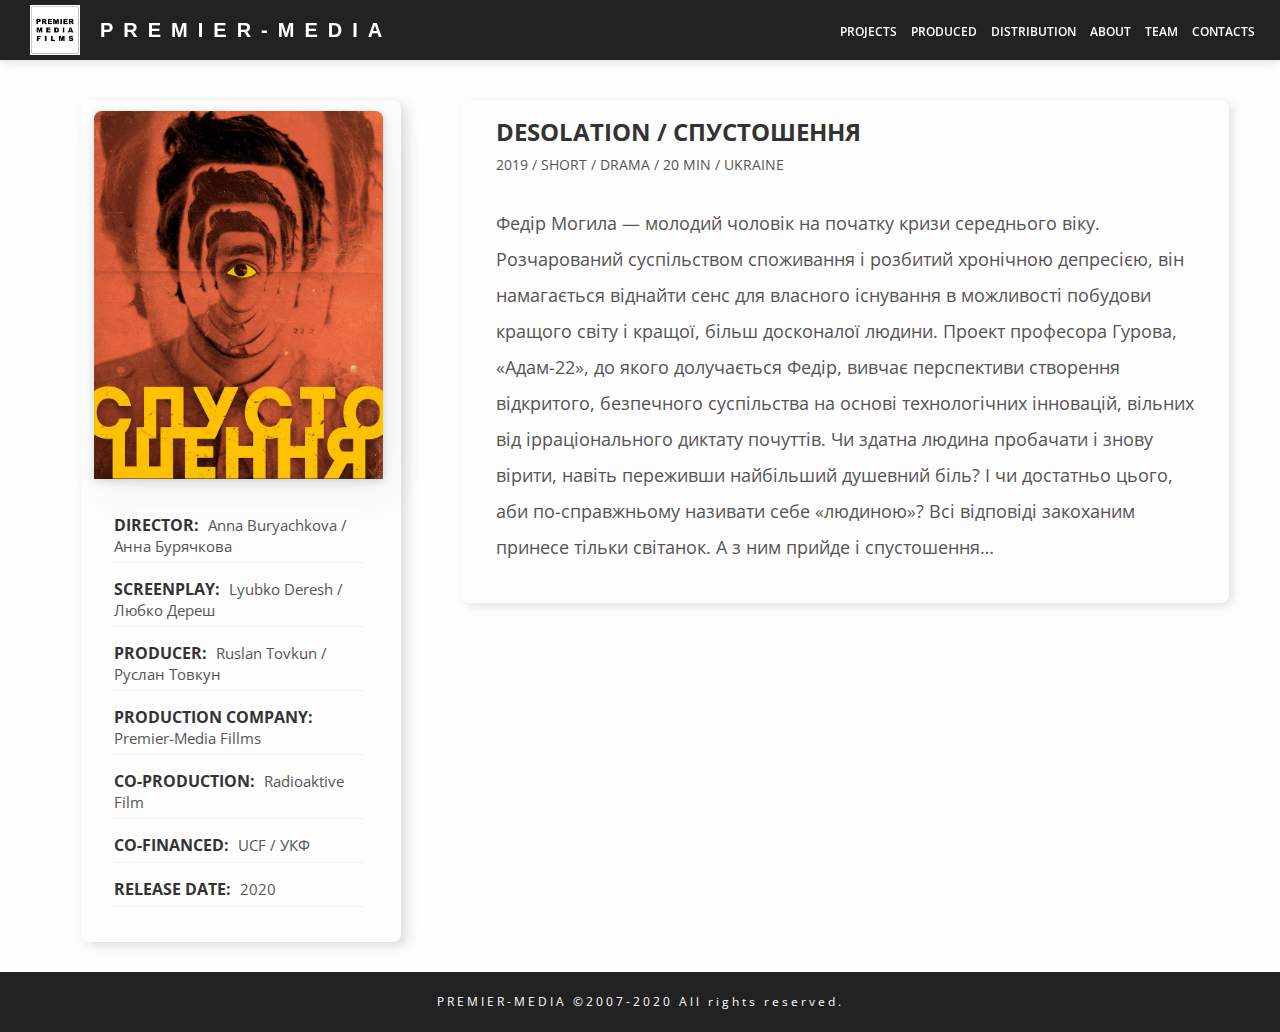
<file: movies/desolation.html>
<html>
  <head>
    <meta charset="utf-8">
    <link href="https://fonts.googleapis.com/css?family=Open+Sans:300,400,700&amp;subset=cyrillic" rel="stylesheet">
    <script src="https://ajax.googleapis.com/ajax/libs/jquery/3.3.1/jquery.min.js"></script>
    <link rel="stylesheet" type="text/css" href="../css/styles.css">
    <link rel="stylesheet" type="text/css" href="../css/movie.css">
    <meta name="viewport" content="width=device-width, initial-scale=1">
    <link rel="shortcut icon" href="../assets/logo.png" type="image/x-icon">
    <title>DESOLATION / СПУСТОШЕННЯ</title>
  </head>

  <body>

      <div class="navbar">
        <a href="https://premiermediafilms.com/">
          <img src="../assets/logo.png" class="image-logo">
        </a>
        <a href="https://premiermediafilms.com/" id="logo">PREMIER-MEDIA</a>

        <ul class="desktop-menu">
          <li><a href="https://premiermediafilms.com/#projects-start">Projects</a></li>
          <li><a href="https://premiermediafilms.com/#produced-start">Produced</a></li>
          <li><a href="https://premiermediafilms.com/#distribution-start">Distribution</a></li>
          <li><a href="https://premiermediafilms.com/#about-start">About</a></li>
          <li><a href="https://premiermediafilms.com/#team-start">Team</a></li>
          <li><a href="https://premiermediafilms.com/#contacts-start">Contacts</a></li>
        </ul>

        <div id='slide-out'>
          <ul>
            <li><a href="https://premiermediafilms.com/#projects-start">Projects</a></li>
            <li><a href="https://premiermediafilms.com/#produced-start">Produced</a></li>
            <li><a href="https://premiermediafilms.com/#distribution-start">Distribution</a></li>
            <li><a href="https://premiermediafilms.com/#about-start">About</a></li>
            <li><a href="https://premiermediafilms.com/#team-start">Team</a></li>
            <li><a href="https://premiermediafilms.com/#contacts-start">Contacts</a></li>
          </ul>
        </div>

        <div onclick="toggleSideNav()" class="nav-icon menu" id="menu">
          <div></div>
        </div>

      </div>

      <div class="movie-wrapper">
        <div class="poster-side">
          <div class="film-card">
            <div class="poster-wrapper">
              <img src='../assets/produced/spustoshennya.jpg'>
            </div>
          </div>
          <div class="details">
            <p><strong>Director: </strong>Anna Buryachkova / Анна Бурячкова</p>
            <p><strong>Screenplay: </strong>Lyubko Deresh / Любко Дереш</p>
            <!-- <p><strong>Director of photography: </strong>Томас Стоковскі / Thomas Stokowski</p> -->
            <!-- <p><strong>Music: </strong> Full Name</p> -->
            <!-- <p><strong>Lead Actors: </strong>Full Name, Full Name, Full Name, Full Name, Full Name, Full Name</p> -->
            <!-- <p><strong>Production Design: </strong>Full Name</p> -->
            <p><strong>Producer: </strong>Ruslan Tovkun / Руслан Товкун</p>
            <!-- <p><strong>Co-Producer: </strong>Jane Yatsuta / Женя Яцута</p> -->
            <p><strong>Production company: </strong>Premier-Media Fillms</p>
            <p><strong>Co-Production: </strong>Radioaktive Film</p>
            <!-- <p><strong>Supported By: </strong>Company Name, Company Name</p> -->
            <!-- <p><strong>World Sales: </strong>100 000 000$</p> -->
            <!-- <p><strong>Awards: </strong> Award Name, Award Name</p> -->
            <p><strong>Co-financed: </strong>UCF / УКФ</p>
            <p><strong>Release Date: </strong>2020</p>
          </div>
        </div>
        <div class="description-side">
          <div class="description">
            <h2>DESOLATION / СПУСТОШЕННЯ</h2>
    <h3>2019 / short / drama / 20 min / Ukraine</h3>
    <p>Федір Могила — молодий чоловік на початку кризи середнього віку. Розчарований
суспільством споживання і розбитий хронічною депресією, він намагається
віднайти сенс для власного існування в можливості побудови кращого світу і
кращої, більш досконалої людини. Проект професора Гурова, «Адам-22», до якого
долучається Федір, вивчає перспективи створення відкритого, безпечного
суспільства на основі технологічних інновацій, вільних від ірраціонального диктату
почуттів.
Чи здатна людина пробачати і знову вірити, навіть переживши найбільший
душевний біль? І чи достатньо цього, аби по-справжньому називати себе

«людиною»? Всі відповіді закоханим принесе тільки світанок. А з ним прийде і
спустошення…</p>

          </div>

          <!-- <div class="videos">
            <style>.embed-container { position: relative; padding-bottom: 56.25%; height: 0; overflow: hidden; max-width: 100%; } .embed-container iframe, .embed-container object, .embed-container embed { position: absolute; top: 0; left: 0; width: 100%; height: 100%; }</style><div class='embed-container'><iframe src=' YOUTUBE URL HERE ' frameborder='0' allowfullscreen></iframe></div>
          </div> -->

          <!-- <div class="videos">
            <style>.embed-container { position: relative; padding-bottom: 56.25%; height: 0; overflow: hidden; max-width: 100%; } .embed-container iframe, .embed-container object, .embed-container embed { position: absolute; top: 0; left: 0; width: 100%; height: 100%; }</style><div class='embed-container'><iframe src=' VIMEO URL HERE ' frameborder='0' webkitAllowFullScreen mozallowfullscreen allowFullScreen></iframe></div>
          </div> -->

        </div>
      </div>

      <div class="mobile-movie-wrapper">

          <div class="movie-title-and-subtitle">
            <h2>DESOLATION / СПУСТОШЕННЯ</h2>
            <h3>2019 / short / drama / 20 min / Ukraine</h3>
          </div>

          <div class="poster-wrapper">
            <img src='../assets/produced/spustoshennya.jpg'>
          </div>

          <div class="movie-description">
            <p>Федір Могила — молодий чоловік на початку кризи середнього віку. Розчарований
суспільством споживання і розбитий хронічною депресією, він намагається
віднайти сенс для власного існування в можливості побудови кращого світу і
кращої, більш досконалої людини. Проект професора Гурова, «Адам-22», до якого
долучається Федір, вивчає перспективи створення відкритого, безпечного
суспільства на основі технологічних інновацій, вільних від ірраціонального диктату
почуттів.
Чи здатна людина пробачати і знову вірити, навіть переживши найбільший
душевний біль? І чи достатньо цього, аби по-справжньому називати себе

«людиною»? Всі відповіді закоханим принесе тільки світанок. А з ним прийде і
спустошення…</p>
          </div>

          <div class="details">
            <p><strong>Director: </strong>Anna Buryachkova / Анна Бурячкова</p>
            <p><strong>Screenplay: </strong>Lyubko Deresh / Любко Дереш</p>
            <!-- <p><strong>Director of photography: </strong>Томас Стоковскі / Thomas Stokowski</p> -->
            <!-- <p><strong>Music: </strong> Full Name</p> -->
            <!-- <p><strong>Lead Actors: </strong>Full Name, Full Name, Full Name, Full Name, Full Name, Full Name</p> -->
            <!-- <p><strong>Production Design: </strong>Full Name</p> -->
            <p><strong>Producer: </strong>Ruslan Tovkun / Руслан Товкун</p>
            <!-- <p><strong>Co-Producer: </strong>Jane Yatsuta / Женя Яцута</p> -->
            <p><strong>Production company: </strong>Premier-Media Fillms</p>
            <p><strong>Co-Production: </strong>Radioaktive Film</p>
            <!-- <p><strong>Supported By: </strong>Company Name, Company Name</p> -->
            <!-- <p><strong>World Sales: </strong>100 000 000$</p> -->
            <!-- <p><strong>Awards: </strong> Award Name, Award Name</p> -->
            <p><strong>Co-financed: </strong>UCF / УКФ</p>
            <p><strong>Release Date: </strong>2020</p>
          </div>
          <!-- <style>.embed-container { position: relative; padding-bottom: 56.25%; height: 0; overflow: hidden; max-width: 100%; } .embed-container iframe, .embed-container object, .embed-container embed { position: absolute; top: 0; left: 0; width: 100%; height: 100%; }</style><div class='embed-container'><iframe src=' YOUTUBE URL HERE ' frameborder='0' allowfullscreen></iframe></div> -->
          <!-- <style>.embed-container { position: relative; padding-bottom: 56.25%; height: 0; overflow: hidden; max-width: 100%; } .embed-container iframe, .embed-container object, .embed-container embed { position: absolute; top: 0; left: 0; width: 100%; height: 100%; }</style><div class='embed-container'><iframe src=' VIMEO URL HERE ' frameborder='0' webkitAllowFullScreen mozallowfullscreen allowFullScreen></iframe></div> -->

      </div>

      <div id="footer">
        PREMIER-MEDIA ©2007-2020 All rights reserved.
      </div>

      <script type="text/javascript">
        var sideNav = document.getElementById("slide-out"),
            sideNavVisible = true;

        var menuButton = document.getElementById("menu")

        function toggleSideNav() {
          menuButton.classList.toggle('open');
          if (sideNavVisible) {
            sideNav.style.cssText = "transform: translateX(0); -webkit-transition: 0.5s;";
          } else {
            sideNav.style.cssText = "transform: translateX(-100%); -webkit-transition: 0.5s;";
          }
          sideNavVisible = !sideNavVisible;
        }
      </script>
  </body>
<html>
</file>
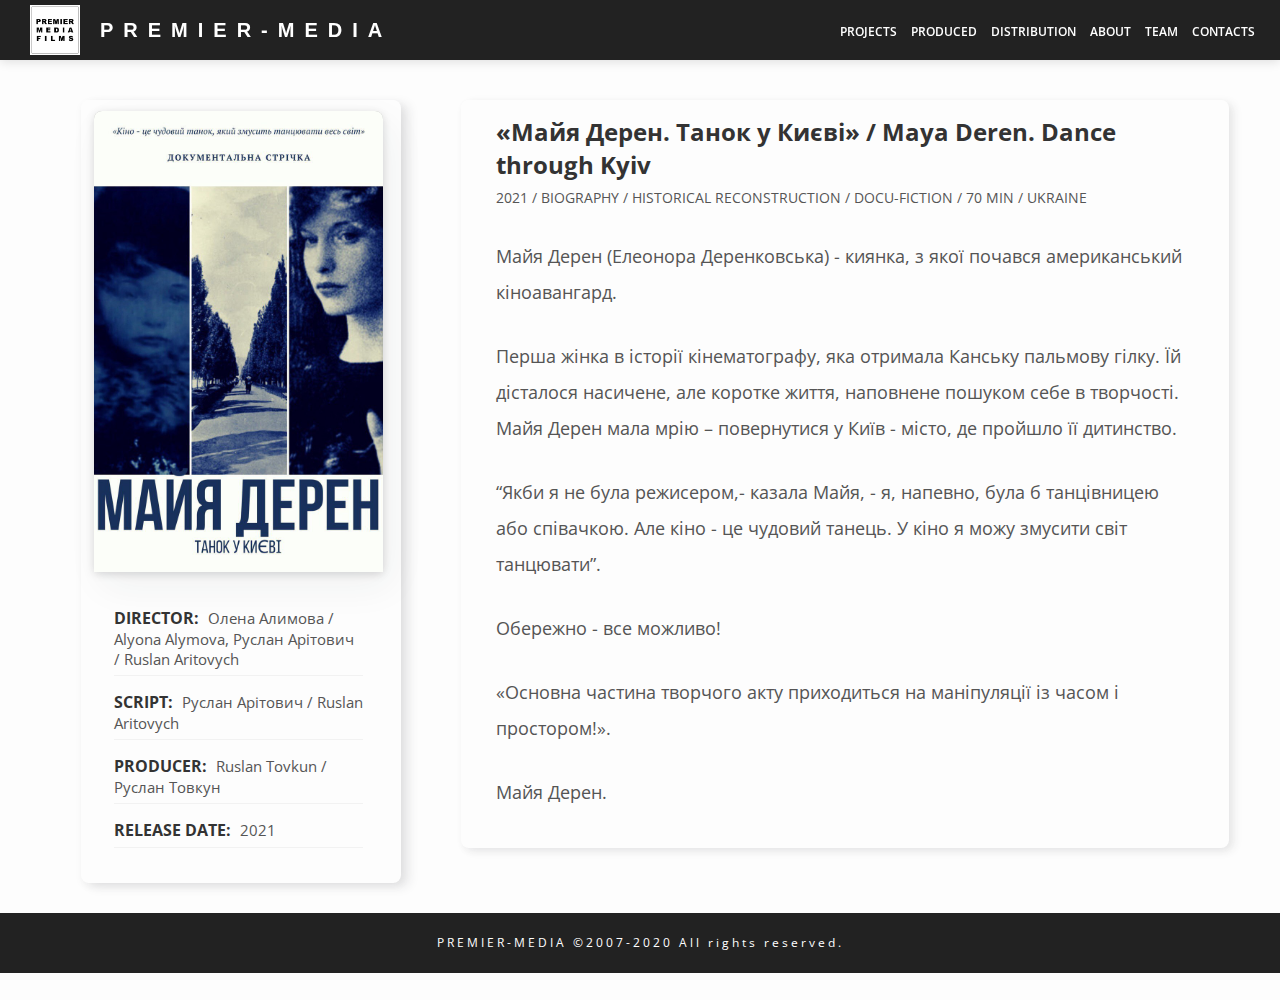
<file: movies/maya_deren.html>
<html>
  <head>
    <meta charset="utf-8">
    <link href="https://fonts.googleapis.com/css?family=Open+Sans:300,400,700&amp;subset=cyrillic" rel="stylesheet">
    <script src="https://ajax.googleapis.com/ajax/libs/jquery/3.3.1/jquery.min.js"></script>
    <link rel="stylesheet" type="text/css" href="../css/styles.css">
    <link rel="stylesheet" type="text/css" href="../css/movie.css">
    <meta name="viewport" content="width=device-width, initial-scale=1">
    <link rel="shortcut icon" href="../assets/logo.png" type="image/x-icon">
    <title>«Майя Дерен. Танок у Києві» / Maya Deren. Dance through Kyiv</title>
  </head>

  <body>

      <div class="navbar">
        <a href="https://premiermediafilms.com/">
          <img src="../assets/logo.png" class="image-logo">
        </a>
        <a href="https://premiermediafilms.com/" id="logo">PREMIER-MEDIA</a>

        <ul class="desktop-menu">
          <li><a href="https://premiermediafilms.com/#projects-start">Projects</a></li>
          <li><a href="https://premiermediafilms.com/#produced-start">Produced</a></li>
          <li><a href="https://premiermediafilms.com/#distribution-start">Distribution</a></li>
          <li><a href="https://premiermediafilms.com/#about-start">About</a></li>
          <li><a href="https://premiermediafilms.com/#team-start">Team</a></li>
          <li><a href="https://premiermediafilms.com/#contacts-start">Contacts</a></li>
        </ul>

        <div id='slide-out'>
          <ul>
            <li><a href="https://premiermediafilms.com/#projects-start">Projects</a></li>
            <li><a href="https://premiermediafilms.com/#produced-start">Produced</a></li>
            <li><a href="https://premiermediafilms.com/#distribution-start">Distribution</a></li>
            <li><a href="https://premiermediafilms.com/#about-start">About</a></li>
            <li><a href="https://premiermediafilms.com/#team-start">Team</a></li>
            <li><a href="https://premiermediafilms.com/#contacts-start">Contacts</a></li>
          </ul>
        </div>

        <div onclick="toggleSideNav()" class="nav-icon menu" id="menu">
          <div></div>
        </div>

      </div>

      <div class="movie-wrapper">
        <div class="poster-side">
          <div class="film-card">
            <div class="poster-wrapper">
              <img src='../assets/projects/maya_deren.png'>
            </div>
          </div>
          <div class="details">
            <p><strong>Director: </strong>Олена Алимова / Alyona Alymova, Руслан Арітович / Ruslan Aritovych</p>
            <p><strong>Script: </strong>Руслан Арітович / Ruslan Aritovych</p>
            <p><strong>Producer: </strong>Ruslan Tovkun / Руслан Товкун</p>
            <p><strong>Release Date: </strong>2021</p>
          </div>
        </div>
        <div class="description-side">
          <div class="description">
            <h2>«Майя Дерен. Танок у Києві» / Maya Deren. Dance through Kyiv</h2>
    <h3>2021 / biography / historical reconstruction / docu-fiction / 70 min / Ukraine</h3>
    <p>Майя Дерен (Елеонора Деренковська) - киянка, з якої почався американський кіноавангард.</p>
    <p>Перша жінка в історії кінематографу, яка отримала Канську пальмову гілку. Їй дісталося насичене, але коротке життя, наповнене пошуком себе в творчості.
      Майя Дерен мала мрію – повернутися у Київ - місто, де пройшло її дитинство.</p>
    <p>“Якби я не була режисером,- казала Майя, -  я, напевно, була б танцівницею або співачкою. Але кіно - це чудовий танець. У кіно я можу змусити світ танцювати”.</p>
    <p>Обережно - все можливо!</p>
    <p>«Основна частина творчого акту приходиться на маніпуляції із часом і простором!».</p>
    <p>Майя Дерен.</p>

          </div>
        </div>
      </div>

      <div class="mobile-movie-wrapper">

          <div class="movie-title-and-subtitle">
            <h2>«Майя Дерен. Танок у Києві» / Maya Deren. Dance through Kyiv</h2>
            <h3>2021 / biography / historical reconstruction / doku-fiction / 70 min / Ukraine</h3>
          </div>

          <div class="poster-wrapper">
            <img src='../assets/projects/maya_deren.png'>
          </div>

          <div class="movie-description">
            <h2>«Майя Дерен. Танок у Києві» / Maya Deren. Dance through Kyiv</h2>
    <h3>2021 / biography / historical reconstruction / doku-fiction / 70 min / Ukraine</h3>
    <p>Майя Дерен (Елеонора Деренковська) - киянка, з якої почався американський кіноавангард.</p>
    <p>Перша жінка в історії кінематографу, яка отримала Канську пальмову гілку. Їй дісталося насичене, але коротке життя, наповнене пошуком себе в творчості.
      Майя Дерен мала мрію – повернутися у Київ - місто, де пройшло її дитинство.</p>
    <p>“Якби я не була режисером,- казала Майя, -  я, напевно, була б танцівницею або співачкою. Але кіно - це чудовий танець. У кіно я можу змусити світ танцювати”.</p>
    <p>Обережно - все можливо!</p>
    <p>«Основна частина творчого акту приходиться на маніпуляції із часом і простором!».</p>
    <p>Майя Дерен.</p>
          </div>

          <div class="details">
            <p><strong>Director: </strong>Олена Алимова / Alyona Alymova, Руслан Арітович / Ruslan Aritovych</p>
            <p><strong>Script: </strong>Руслан Арітович / Ruslan Aritovych</p>
            <p><strong>Producer: </strong>Ruslan Tovkun / Руслан Товкун</p>
            <p><strong>Release Date: </strong>2021</p>
          </div>

      </div>

      <div id="footer">
        PREMIER-MEDIA ©2007-2020 All rights reserved.
      </div>

      <script type="text/javascript">
        var sideNav = document.getElementById("slide-out"),
            sideNavVisible = true;

        var menuButton = document.getElementById("menu")

        function toggleSideNav() {
          menuButton.classList.toggle('open');
          if (sideNavVisible) {
            sideNav.style.cssText = "transform: translateX(0); -webkit-transition: 0.5s;";
          } else {
            sideNav.style.cssText = "transform: translateX(-100%); -webkit-transition: 0.5s;";
          }
          sideNavVisible = !sideNavVisible;
        }
      </script>
  </body>
<html>
</file>
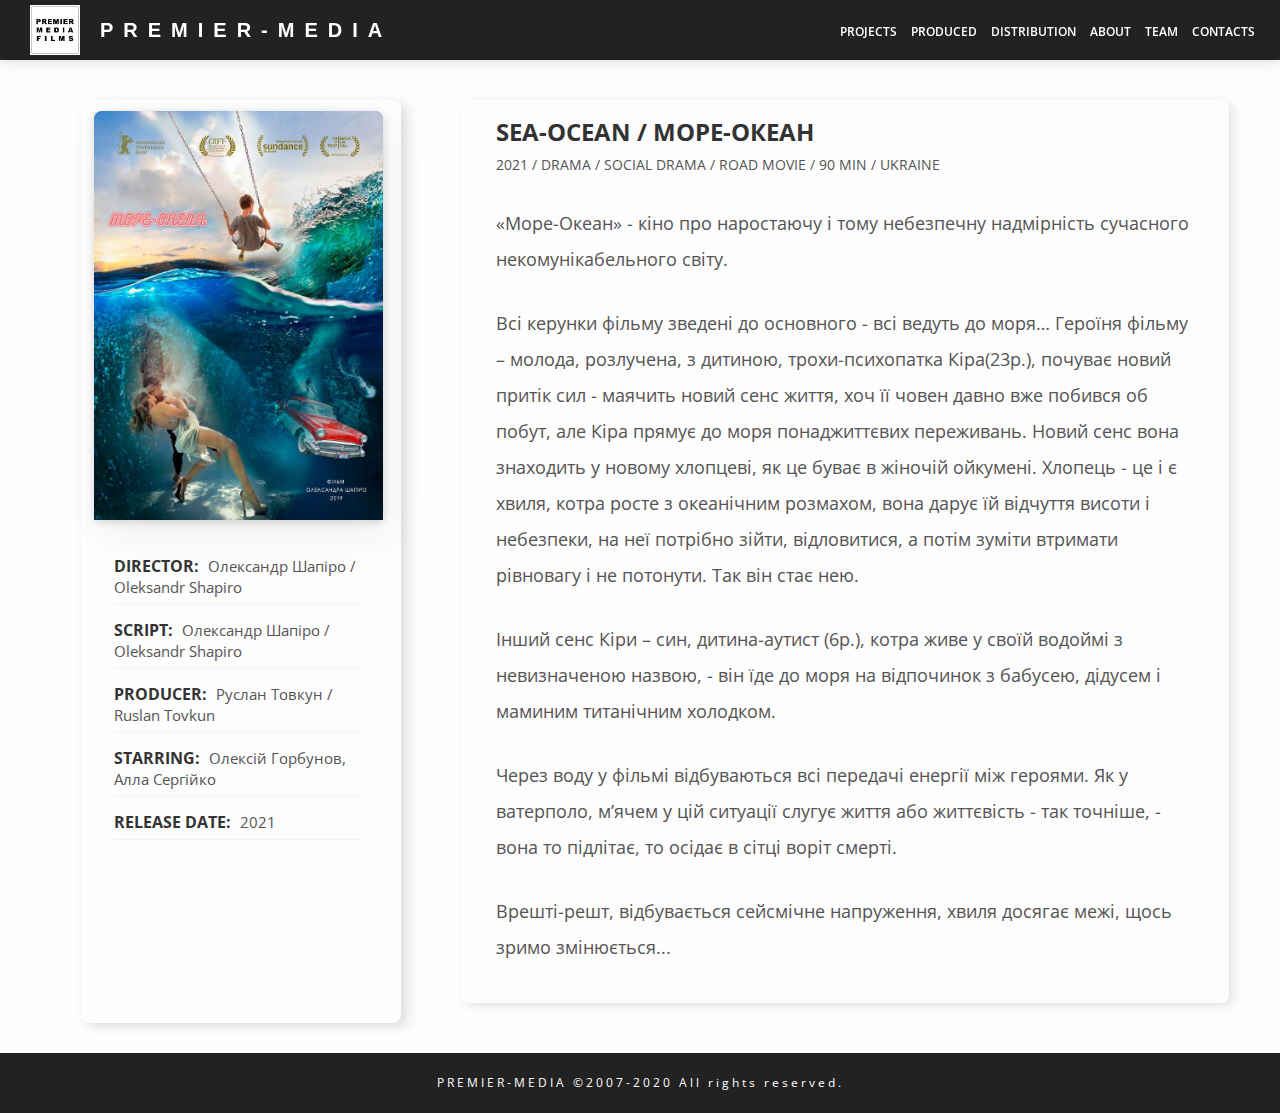
<file: movies/sea_ocean.html>
<html>
  <head>
    <meta charset="utf-8">
    <link href="https://fonts.googleapis.com/css?family=Open+Sans:300,400,700&amp;subset=cyrillic" rel="stylesheet">
    <script src="https://ajax.googleapis.com/ajax/libs/jquery/3.3.1/jquery.min.js"></script>
    <link rel="stylesheet" type="text/css" href="../css/styles.css">
    <link rel="stylesheet" type="text/css" href="../css/movie.css">
    <meta name="viewport" content="width=device-width, initial-scale=1">
    <link rel="shortcut icon" href="../assets/logo.png" type="image/x-icon">
    <title>SEA-OCEAN / МОРЕ-ОКЕАН</title>
  </head>

  <body>

      <div class="navbar">
        <a href="https://premiermediafilms.com/">
          <img src="../assets/logo.png" class="image-logo">
        </a>
        <a href="https://premiermediafilms.com/" id="logo">PREMIER-MEDIA</a>

        <ul class="desktop-menu">
          <li><a href="https://premiermediafilms.com/#projects-start">Projects</a></li>
          <li><a href="https://premiermediafilms.com/#produced-start">Produced</a></li>
          <li><a href="https://premiermediafilms.com/#distribution-start">Distribution</a></li>
          <li><a href="https://premiermediafilms.com/#about-start">About</a></li>
          <li><a href="https://premiermediafilms.com/#team-start">Team</a></li>
          <li><a href="https://premiermediafilms.com/#contacts-start">Contacts</a></li>
        </ul>

        <div id='slide-out'>
          <ul>
            <li><a href="https://premiermediafilms.com/#projects-start">Projects</a></li>
            <li><a href="https://premiermediafilms.com/#produced-start">Produced</a></li>
            <li><a href="https://premiermediafilms.com/#distribution-start">Distribution</a></li>
            <li><a href="https://premiermediafilms.com/#about-start">About</a></li>
            <li><a href="https://premiermediafilms.com/#team-start">Team</a></li>
            <li><a href="https://premiermediafilms.com/#contacts-start">Contacts</a></li>
          </ul>
        </div>

        <div onclick="toggleSideNav()" class="nav-icon menu" id="menu">
          <div></div>
        </div>

      </div>

      <div class="movie-wrapper">
        <div class="poster-side">
          <div class="film-card">
            <div class="poster-wrapper">
              <img src='../assets/projects/more_ocean.jpg'>
            </div>
          </div>
          <div class="details">
            <p><strong>Director: </strong>Олександр Шапіро / Oleksandr Shapiro</p>
            <p><strong>Script: </strong>Олександр Шапіро / Oleksandr Shapiro</p>
            <p><strong>Producer: </strong>Руслан Товкун / Ruslan Tovkun</p>
            <p><strong>Starring: </strong>Олексій Горбунов, Алла Сергійко</p>
            <p><strong>Release Date: </strong>2021</p>
          </div>
        </div>
        <div class="description-side">
          <div class="description">
            <h2>SEA-OCEAN / МОРЕ-ОКЕАН</h2>
            <h3>2021 / drama / social drama / road movie / 90 min / Ukraine</h3>

            <p>«Море-Океан» - кіно про наростаючу і тому небезпечну надмірність сучасного
            некомунікабельного світу.</p>
            <p>Всі керунки фільму зведені до основного - всі ведуть до моря…
            Героїня фільму – молода, розлучена, з дитиною, трохи-психопатка Кіра(23р.),
            почуває новий притік сил - маячить новий сенс життя, хоч її човен давно вже
            побився об побут, але Кіра прямує до моря понаджиттєвих переживань.
            Новий сенс вона знаходить у новому хлопцеві, як це буває в жіночій ойкумені.
            Хлопець - це і є хвиля, котра росте з океанічним розмахом, вона дарує їй
            відчуття висоти і небезпеки, на неї потрібно зійти, відловитися, а потім зуміти
            втримати рівновагу і не потонути. Так він стає нею.</p>
            <p>Інший сенс Кіри – син, дитина-аутист (6р.), котра живе у своїй водоймі з
            невизначеною назвою, - він їде до моря на відпочинок з бабусею, дідусем і
            маминим титанічним холодком.</p>
            <p>Через воду у фільмі відбуваються всі передачі енергії між героями. Як у
            ватерполо, мʼячем у цій ситуації слугує життя або життєвість - так точніше, - вона
            то підлітає, то осідає в сітці воріт смерті.</p>
            <p>Врешті-решт, відбувається сейсмічне напруження, хвиля досягає межі, щось
            зримо змінюється...</p>

          </div>
        </div>
      </div>

      <div class="mobile-movie-wrapper">

          <div class="movie-title-and-subtitle">
            <h2>SEA-OCEAN / МОРЕ-ОКЕАН</h2>
            <h3>2021 / drama / social drama / road movie / 90 min / Ukraine</h3>
          </div>

          <div class="poster-wrapper">
            <img src='../assets/projects/more_ocean.jpg'>
          </div>

          <div class="movie-description">
            <p>«Море-Океан» - кіно про наростаючу і тому небезпечну надмірність сучасного
            некомунікабельного світу.</p>
            <p>Всі керунки фільму зведені до основного - всі ведуть до моря…
            Героїня фільму – молода, розлучена, з дитиною, трохи-психопатка Кіра(23р.),
            почуває новий притік сил - маячить новий сенс життя, хоч її човен давно вже
            побився об побут, але Кіра прямує до моря понаджиттєвих переживань.
            Новий сенс вона знаходить у новому хлопцеві, як це буває в жіночій ойкумені.
            Хлопець - це і є хвиля, котра росте з океанічним розмахом, вона дарує їй
            відчуття висоти і небезпеки, на неї потрібно зійти, відловитися, а потім зуміти
            втримати рівновагу і не потонути. Так він стає нею.</p>
            <p>Інший сенс Кіри – син, дитина-аутист (6р.), котра живе у своїй водоймі з
            невизначеною назвою, - він їде до моря на відпочинок з бабусею, дідусем і
            маминим титанічним холодком.</p>
            <p>Через воду у фільмі відбуваються всі передачі енергії між героями. Як у
            ватерполо, мʼячем у цій ситуації слугує життя або життєвість - так точніше, - вона
            то підлітає, то осідає в сітці воріт смерті.</p>
            <p>Врешті-решт, відбувається сейсмічне напруження, хвиля досягає межі, щось
            зримо змінюється...</p>
          </div>

          <div class="details">
            <p><strong>Director: </strong>Олександр Шапіро / Oleksandr Shapiroo</p>
            <p><strong>Script: </strong>Олександр Шапіро / Oleksandr Shapiro</p>
            <p><strong>Producer: </strong>Руслан Товкун / Ruslan Tovkun</p>
            <p><strong>Starring: </strong>Олексій Горбунов, Алла Сергійко</p>
            <p><strong>Release Date: </strong>2021</p>
          </div>

      </div>

      <div id="footer">
        PREMIER-MEDIA ©2007-2020 All rights reserved.
      </div>

      <script type="text/javascript">
        var sideNav = document.getElementById("slide-out"),
            sideNavVisible = true;

        var menuButton = document.getElementById("menu")

        function toggleSideNav() {
          menuButton.classList.toggle('open');
          if (sideNavVisible) {
            sideNav.style.cssText = "transform: translateX(0); -webkit-transition: 0.5s;";
          } else {
            sideNav.style.cssText = "transform: translateX(-100%); -webkit-transition: 0.5s;";
          }
          sideNavVisible = !sideNavVisible;
        }
      </script>
  </body>
<html>
</file>
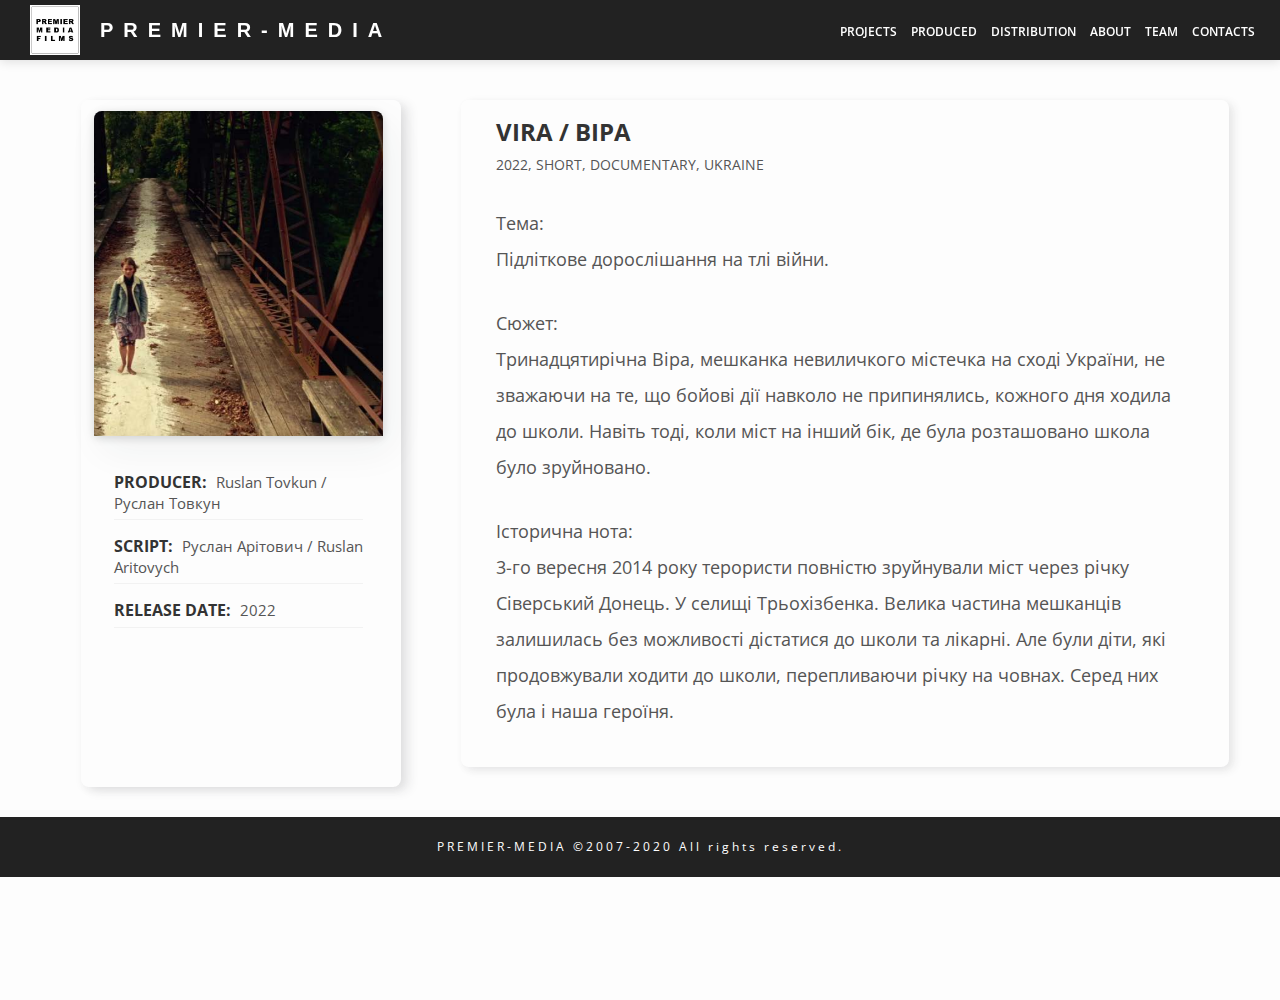
<file: movies/vira.html>
<html>
  <head>
    <meta charset="utf-8">
    <link href="https://fonts.googleapis.com/css?family=Open+Sans:300,400,700&amp;subset=cyrillic" rel="stylesheet">
    <script src="https://ajax.googleapis.com/ajax/libs/jquery/3.3.1/jquery.min.js"></script>
    <link rel="stylesheet" type="text/css" href="../css/styles.css">
    <link rel="stylesheet" type="text/css" href="../css/movie.css">
    <meta name="viewport" content="width=device-width, initial-scale=1">
    <link rel="shortcut icon" href="../assets/logo.png" type="image/x-icon">
    <title>VIRA / ВIPA</title>
  </head>

  <body>

      <div class="navbar">
        <a href="https://premiermediafilms.com/">
          <img src="../assets/logo.png" class="image-logo">
        </a>
        <a href="https://premiermediafilms.com/" id="logo">PREMIER-MEDIA</a>

        <ul class="desktop-menu">
          <li><a href="https://premiermediafilms.com/#projects-start">Projects</a></li>
          <li><a href="https://premiermediafilms.com/#produced-start">Produced</a></li>
          <li><a href="https://premiermediafilms.com/#distribution-start">Distribution</a></li>
          <li><a href="https://premiermediafilms.com/#about-start">About</a></li>
          <li><a href="https://premiermediafilms.com/#team-start">Team</a></li>
          <li><a href="https://premiermediafilms.com/#contacts-start">Contacts</a></li>
        </ul>

        <div id='slide-out'>
          <ul>
            <li><a href="https://premiermediafilms.com/#projects-start">Projects</a></li>
            <li><a href="https://premiermediafilms.com/#produced-start">Produced</a></li>
            <li><a href="https://premiermediafilms.com/#distribution-start">Distribution</a></li>
            <li><a href="https://premiermediafilms.com/#about-start">About</a></li>
            <li><a href="https://premiermediafilms.com/#team-start">Team</a></li>
            <li><a href="https://premiermediafilms.com/#contacts-start">Contacts</a></li>
          </ul>
        </div>

        <div onclick="toggleSideNav()" class="nav-icon menu" id="menu">
          <div></div>
        </div>

      </div>

      <div class="movie-wrapper">
        <div class="poster-side">
          <div class="film-card">
            <div class="poster-wrapper">
              <img src='../assets/projects/vira.png'>
            </div>
          </div>
          <div class="details">
            <!-- <p><strong>Director of photography: </strong>Томас Стоковскі / Thomas Stokowski</p> -->
            <!-- <p><strong>Music: </strong> Full Name</p> -->
            <!-- <p><strong>Lead Actors: </strong>Full Name, Full Name, Full Name, Full Name, Full Name, Full Name</p> -->
            <!-- <p><strong>Production Design: </strong>Full Name</p> -->
            <p><strong>Producer: </strong>Ruslan Tovkun / Руслан Товкун</p>
            <p><strong>Script: </strong>Руслан Арітович / Ruslan Aritovych</p>
            <!-- <p><strong>Supported By: </strong>Company Name, Company Name</p> -->
            <!-- <p><strong>World Sales: </strong>100 000 000$</p> -->
            <!-- <p><strong>Awards: </strong> Award Name, Award Name</p> -->
            <p><strong>Release Date: </strong>2022</p>
          </div>
        </div>
        <div class="description-side">
          <div class="description">
            <h2>VIRA / ВIPA</h2>
            <h3>2022, short, documentary, Ukraine</h3>
            <p>Tема: <br> Підліткове дорослішання на тлі війни.</p>
            <p>Cюжет: <br>Тринадцятирічна Віра, мешканка невиличкого містечка на сході України, не зважаючи на те, що бойові дії навколо не припинялись, кожного дня ходила до школи. Навіть тоді, коли міст на інший бік, де була розташовано школа було зруйновано.</p>
            <p>Iсторична нота: <br> 3-го вересня 2014 року терористи повністю зруйнували міст через річку Сіверський Донець. У селищі Трьохізбенка. Велика частина мешканців залишилась без можливості дістатися до школи та лікарні. Але були діти, які продовжували ходити до школи, перепливаючи річку на човнах. Серед них була і наша героїня.</p>

          </div>

          <!-- <div class="videos">
            <style>.embed-container { position: relative; padding-bottom: 56.25%; height: 0; overflow: hidden; max-width: 100%; } .embed-container iframe, .embed-container object, .embed-container embed { position: absolute; top: 0; left: 0; width: 100%; height: 100%; }</style><div class='embed-container'><iframe src=' YOUTUBE URL HERE ' frameborder='0' allowfullscreen></iframe></div>
          </div> -->

          <!-- <div class="videos">
            <style>.embed-container { position: relative; padding-bottom: 56.25%; height: 0; overflow: hidden; max-width: 100%; } .embed-container iframe, .embed-container object, .embed-container embed { position: absolute; top: 0; left: 0; width: 100%; height: 100%; }</style><div class='embed-container'><iframe src=' VIMEO URL HERE ' frameborder='0' webkitAllowFullScreen mozallowfullscreen allowFullScreen></iframe></div>
          </div> -->

        </div>
      </div>

      <div class="mobile-movie-wrapper">

          <div class="movie-title-and-subtitle">
            <h2>VIRA / ВIPA</h2>
            <h3>2022, short, documentary, Ukraine</h3>
          </div>

          <div class="poster-wrapper">
            <img src='../assets/projects/vira.png'>
          </div>

          <div class="movie-description">
            <p>Tема: <br> Підліткове дорослішання на тлі війни.</p>
            <p>Cюжет: <br>Тринадцятирічна Віра, мешканка невиличкого містечка на сході України, не зважаючи на те, що бойові дії навколо не припинялись, кожного дня ходила до школи. Навіть тоді, коли міст на інший бік, де була розташовано школа було зруйновано.</p>
            <p>Iсторична нота: <br> 3-го вересня 2014 року терористи повністю зруйнували міст через річку Сіверський Донець. У селищі Трьохізбенка. Велика частина мешканців залишилась без можливості дістатися до школи та лікарні. Але були діти, які продовжували ходити до школи, перепливаючи річку на човнах. Серед них була і наша героїня.</p>

          </div>

          <div class="details">
            <!-- <p><strong>Director of photography: </strong>Томас Стоковскі / Thomas Stokowski</p> -->
            <!-- <p><strong>Music: </strong> Full Name</p> -->
            <!-- <p><strong>Lead Actors: </strong>Full Name, Full Name, Full Name, Full Name, Full Name, Full Name</p> -->
            <!-- <p><strong>Production Design: </strong>Full Name</p> -->
            <p><strong>Producer: </strong>Ruslan Tovkun / Руслан Товкун</p>
            <p><strong>Script: </strong>Руслан Арітович / Ruslan Aritovycho</p>
            <!-- <p><strong>Supported By: </strong>Company Name, Company Name</p> -->
            <!-- <p><strong>World Sales: </strong>100 000 000$</p> -->
            <!-- <p><strong>Awards: </strong> Award Name, Award Name</p> -->
            <p><strong>Release Date: </strong>2022</p>
          </div>
          <!-- <style>.embed-container { position: relative; padding-bottom: 56.25%; height: 0; overflow: hidden; max-width: 100%; } .embed-container iframe, .embed-container object, .embed-container embed { position: absolute; top: 0; left: 0; width: 100%; height: 100%; }</style><div class='embed-container'><iframe src=' YOUTUBE URL HERE ' frameborder='0' allowfullscreen></iframe></div> -->
          <!-- <style>.embed-container { position: relative; padding-bottom: 56.25%; height: 0; overflow: hidden; max-width: 100%; } .embed-container iframe, .embed-container object, .embed-container embed { position: absolute; top: 0; left: 0; width: 100%; height: 100%; }</style><div class='embed-container'><iframe src=' VIMEO URL HERE ' frameborder='0' webkitAllowFullScreen mozallowfullscreen allowFullScreen></iframe></div> -->

      </div>

      <div id="footer">
        PREMIER-MEDIA ©2007-2020 All rights reserved.
      </div>

      <script type="text/javascript">
        var sideNav = document.getElementById("slide-out"),
            sideNavVisible = true;

        var menuButton = document.getElementById("menu")

        function toggleSideNav() {
          menuButton.classList.toggle('open');
          if (sideNavVisible) {
            sideNav.style.cssText = "transform: translateX(0); -webkit-transition: 0.5s;";
          } else {
            sideNav.style.cssText = "transform: translateX(-100%); -webkit-transition: 0.5s;";
          }
          sideNavVisible = !sideNavVisible;
        }
      </script>
  </body>
<html>
</file>
<file: css/styles.css>
* {
  font-family: 'Open Sans', Arial, sans-serif;
}

body {
  background-color: #fdfdfd;
  max-width: 1460px;
  margin: 0 auto;
  height: 100%;
}

.parallax {
  background-image: url('../assets/intro.jpg');
  height: 100%;
  background-attachment: fixed;
  background-position: center;
  background-repeat: no-repeat;
  background-size: cover;
}

.navbar {
  height: 60px;
  line-height: 60px;
  background-color: #222;
  padding: 0 20px 0 100px;
  box-shadow: 0 .005em .01em 0 rgba(0,0,0,.12),0 2px 10px 0 rgba(0,0,0,.12);
  position: fixed;
  top: 0;
  width: 100%;
  max-width: 1460px;
  box-sizing: border-box;
  z-index: 3;
}

.navbar a#logo{
  text-decoration: none;
  color: #fff;
  font-family: Arial, sans-serif;
  font-weight: 600;
  font-size: 20px;
  letter-spacing: 10px;
}

.navbar img.image-logo {
  width: 50px;
  position: absolute;
  top: 5px;
  left: 30px;
}

.navbar .menu{
  display: none;
}

ul {
  margin: 0;
  padding: 0;
  list-style: none;
  display: inline;
  float: right;
}

ul li {
  display: inline;
}

ul li a {
  text-decoration: none;
  text-transform: uppercase;
  color: #fff;
  margin: 0 5px;
  font-size: 12px;
  font-weight: 600;
}

ul li a:hover {
  color: #a9a9a9;
  border-bottom: 2px solid #555;
  padding-bottom: 5px;
  transition: 0.2s;
  cursor: pointer;
}

ul.desktop-menu {
  display: inline-block;
}

.nav-toggle-bar {
  display: none;
}


h1.section-title {
  text-align: center;
  margin: 90px auto;
  color: #555;
  letter-spacing: 4px;
  font-size: 38px;
  text-transform: uppercase;
  border-top: 2px solid #f2f2f2;
  max-width: 768px;
  border-bottom: 2px solid #f2f2f2;
  max-width: 768px;
  padding: 20px 0 30px 0;
}

hr {
  width: 100px;
  margin: 0 auto 90px;
  border: none;
  color: #d2d2d2;
  background-color: #d2d2d2;
  height: 3px;
  margin-top: -112px;
  box-shadow: 0 4px 3px -0.9px rgba(34, 34, 34, 0.2);
}


#intro {
  position: relative;
  box-shadow: 0 .005em .01em 0 rgba(0,0,0,.12),0 2px 10px 0 rgba(0,0,0,.12);
  width: 100%;
  height: 100%;
}

/* #intro:hover h1 {
  -webkit-transform: scale(1.3);
  transform: scale(1.3);
  -webkit-transition: .3s ease-in-out;
  transition: .3s ease-in-out;
} */

#intro h1 {
  color: #fff;
  letter-spacing: 2px;
  font-size: 14px;
  padding: 20px;
  border: 1px solid #fff;
  width: 200px;
  margin: 0 auto;
  display: block;
  position: absolute;
  border-radius: 2px;
  font-weight: 600;
  text-align: center;
  bottom: 170px;
  left: 0;
  right: 0;
  z-index: 2;
  /* transform: scale(1);
  -webkit-transform: scale(1);
  -webkit-transition: .3s ease-in-out; */
}

#intro img {
  object-fit: cover;
  width: 100%;
  height: 100%;
}

.overlay {
  background-image: url('../assets/pixel.png');
  background-color: rgba(34, 34, 34, 0.2);
  position: relative;
  height: 100%;
  top: 0;
  left: 0;
  right: 0;
  bottom: 0;
  transition: all .5s ease;
  z-index: 2;
}

/* .overlay:hover {
  transition: all .5s ease;
  background-color: rgba(34, 34, 34, 0.3);
  background-size: 10px;
} */

#projects,
#produced,
#distribution {
  display: flex;
  flex-wrap: wrap;
  justify-content: center;
}


.film-card {
  width: 100%;
  box-sizing: border-box;
  margin: 20px;
  flex: 0 20%;
  border-radius: 8px;
  box-shadow: 8px 14px 38px rgba(39,44,49,.06), 1px 3px 8px rgba(39,44,49,.03);
  transition: all .5s ease;
}

.film-card:hover {
  box-shadow: 8px 28px 50px rgba(39,44,49,.07), 1px 6px 12px rgba(39,44,49,.04);
  transition: all .4s ease;
  transform: translate3D(0,-1px,0) scale(1.02);
}

.film-card .poster-wrapper {
  height: 361px;
  width: 100%;
  background-color: #d2d2d2;
  border-top-left-radius: 8px;
  border-top-right-radius: 8px;
}

.film-card img {
  width: 100%;
  border-top-left-radius: 8px;
  border-top-right-radius: 8px;
  height: 361px;
  /* object-fit: cover; */
  background-color: #d2d2d2;
  box-shadow: 0 0.005em 0.01em 0 rgba(0,0,0,.12), 0 2px 10px 0 rgba(0,0,0,.12);
}

.film-card h2 {
  color: #333;
  font-size: 14px;
}

.film-card .description {
  color: #555;
  padding: 20px;
}

.film-card .description a {
  color: #333;
  text-decoration: none;
}

.film-card .description h2 {
  font-size: 14px;
}
.film-card .description p {
  margin: 0;
  font-size: 12px;
  line-height: 20px;
}

#distribution-description,
#about,
#contacts {
  text-align: center;
  font-size: 18px;
  line-height: 24px;
  color: #555;
  padding: 0 20px;
  max-width: 768px;
  margin: 0 auto;
}

#distribution {
  margin-top: 20px;
}

#distribution .film-card img {
  border-bottom-left-radius: 8px;
  border-bottom-right-radius: 8px;
}


#team {
  display: flex;
  flex-wrap: wrap;
  justify-content: center;
}

#team .member:first-child {
  border-left: 1px solid #d2d2d2;
}

#team .member {
  width: 100%;
  flex: 0 18%;
  box-shadow: 8px 14px 38px rgba(39,44,49,.06), 1px 3px 8px rgba(39,44,49,.03);
  position: relative;
  height: 300px;
  box-sizing: border-box;
  border-right: 1px solid #d2d2d2;
  box-sizing: border-box;
  border-top: 1px solid #d2d2d2;
  border-bottom: 1px solid #d2d2d2;
  background-color: #fff;
}

#team .member .info {
  display: inline-block;
  width: 100%;
  box-sizing: border-box;
  padding: 30px 15px;
}

#team .member .info span {
  display: block;
  width: 100%;
  text-align: left;
  color: #333;
  font-weight: 300;
  line-height: 20px;
}

#team .member .info span.name {
  font-weight: 400;
  font-size: 20px;
  margin-bottom: 5px;
  letter-spacing: 1px;
}

#team .member .info span.role {
  font-weight: 600;
  font-size: 10px;
  text-transform: uppercase;
  color: #8F989F;
}

#team .member .info span.mail {
  font-weight: 600;
  font-size: 10px;
  text-transform: uppercase;
  color: #8F989F;
}

#contacts {
  text-align: center;
  margin-bottom: 80px;
}

#contacts img.contacts-logo {
  width: 100px;
  height: 100px;
  margin-bottom: 10px;
}

#contacts .social-networks a {
  text-decoration: none;
}

#contacts .social-networks a img {
  width: 30px;
  height: 30px;
  padding: 10px;
}

#contacts .social-networks a img:hover {
  transition: all .4s ease;
  transform: translate3D(0,-1px,0) scale(1.1);
}

#footer {
  line-height: 60px;
  height: 60px;
  width: 100%;
  text-align: center;
  background-color: #222;
  color: #fff;
  font-size: 12px;
  letter-spacing: 3px;
  position: relative;
}

.arrow-container {
	 display: block;
	 width: 100px;
	 height: 100px;
	 position: absolute;
	 bottom: 0;
	 left: 50%;
	 transform: translate(-50%, -50%) rotateZ(0deg);
}
 .arrow-container:hover {
	 cursor: pointer;
}
 .arrow-container:hover .arrow {
	 top: 50%;
}
 .arrow-container:hover .arrow:before {
	 transform: translate(-50%, -50%) rotateZ(-30deg);
}
 .arrow-container:hover .arrow:after {
	 transform: translate(-50%, -50%) rotateZ(30deg);
}
 .arrow {
	 position: absolute;
	 left: 50%;
	 transition: all 0.4s ease;
}
 .arrow:before, .arrow:after {
	 transition: all 0.4s ease;
	 content: '';
	 display: block;
	 position: absolute;
	 transform-origin: bottom right;
	 background: #fff;
	 width: 4px;
	 height: 50px;
	 border-radius: 10px;
	 transform: translate(-50%, -50%) rotateZ(-45deg);
}
 .arrow:after {
	 transform-origin: bottom left;
	 transform: translate(-50%, -50%) rotateZ(45deg);
}
 .arrow:nth-child(1) {
	 opacity: 0.3;
	 top: 35%;
}
 .arrow:nth-child(2) {
	 opacity: 0.6;
	 top: 55%;
}
 .arrow:nth-child(3) {
	 opacity: 0.9;
	 top: 75%;
}

#slide-out {
  background: #222;
  position: absolute;
  top: 60px;
  width: 100vw;
  transform: translateX(-100%);
  display: none;
}

.nav-icon {
  margin: 10px;
  width: 30px;
}

.nav-icon:after,
.nav-icon:before,
.nav-icon div {
  background-color: #fff;
  border-radius: 3px;
  content: '';
  display: block;
  height: 5px;
  margin: 7px 0;
  transition: all .2s ease-in-out;
}

.nav-icon.open:before {
  transform: translateY(12px) rotate(135deg);
}

.nav-icon.open:after {
  transform: translateY(-12px) rotate(-135deg);
}

.nav-icon.open div {
  transform: scale(0);
}

@media (min-width: 845px) {
  #projects .film-card {
    flex: 0 23%;
  }
}

@media (max-width: 845px) {
  .parallax {
    background-attachment: unset;
    background-image: url('../assets/tv.jpg');
  }

  #slide-out {
    display: block;
  }

  .navbar {
    height: 60px;
    text-align: center;
    padding: 0;
  }

  .navbar img.image-logo {
    left: 20px;
  }

  .navbar a#logo {
    display: none;
  }

  .navbar ul {
    line-height: 30px;
    float: none;
  }

  ul.desktop-menu {
    display: none;
  }

  .navbar .menu {
    display: block;
    float: right;
    margin-right: 10px;
  }

  .navbar .menu:hover {
    cursor: pointer;
  }

  .film-card {
    flex: 0 40%;
  }

  #intro {
    height: calc(100vh);
  }

  #team .member {
    flex: 0 100%;
    margin: 10px;
    height: 170px;
  }
}

@media (max-width: 468px) {

  #intro {
    height: calc(100vh);
  }

  #intro h1 {
    width: 240px;
  }

  .film-card {
    flex: 0 100%;
  }


  .film-card img {
    height: auto;
  }

  .film-card .poster-wrapper {
    min-height: 200px;
    height: auto;
  }

  #footer {
    height: auto;
    line-height: 30px;
    padding: 20px;
    box-sizing: border-box;
  }
}

#projects-start {
  width: 100%;
  display: inline-block;
  height: 30px;
}

#produced-start,
#distribution-start,
#about-start,
#team-start,
#contacts-start {
  width: 100%;
  display: inline-block;
  height: 30px;
}
</file>
<file: css/movie.css>
.movie-wrapper {
  margin-top: 100px;
  display: flex;
  flex-wrap: wrap;
  justify-content: center;
}

.movie-wrapper .poster-side {
  box-sizing: border-box;
  flex: 0 25%;
  padding: 30px;
}

.movie-wrapper .poster-side {
  box-sizing: border-box;
  padding: 11px 18px 0px 13px;
  margin: 0 30px 30px 30px;
  border-radius: 8px;
  box-shadow: 8px 4px 11px rgba(39,44,49,.1), 1px 3px 8px rgba(39,44,49,.05);
}

.movie-wrapper .poster-side .details p {
  border-bottom: 1px solid #f2f2f2;
  color: #555;
  font-size: 15px;
  padding-bottom: 6px;
}

.movie-wrapper .poster-side .details p strong {
  color: #333;
  margin-right: 5px;
  text-transform: uppercase;
  font-size: 16px;
}


.movie-wrapper .description-side {
  box-sizing: border-box;
  flex: 0 60%;
  margin: 0 0 0 30px;
}

.movie-wrapper .description-side .description p {
  font-size: 18px;
  line-height: 36px;
  color: #555;
  padding: 5px 0;
}

.movie-wrapper .description-side .description h2 {
  margin-top: 0;
  color: #333;
  margin-bottom: 0;
}

.movie-wrapper .description-side .description h3 {
  font-size: 14px;
  line-height: 24px;
  color: #555;
  padding: 5px 0;
  text-transform: uppercase;
  font-weight: 400;
  margin-top: 0;
}

.movie-wrapper .description-side .description,
.movie-wrapper .description-side .videos {
  padding: 15px 35px;
  margin-bottom: 50px;
  border-radius: 8px;
  box-shadow: 5px 3px 10px rgba(39,44,49,.09), 1px 3px 8px rgba(39,44,49,.03);
}

.movie-wrapper .description-side .videos {
  padding: 17px 22px;
}



.movie-wrapper .film-card {
  margin: 0;
  flex: none;
}
.movie-wrapper .details {
  padding: 20px;
}

.movie-wrapper .film-card .poster-wrapper,
.movie-wrapper .film-card .poster-wrapper img {
  height: auto;
}

.mobile-movie-wrapper {
  display: none;
}

@media (max-width: 845px) {
  .movie-wrapper {
    display: none;
  }

  .mobile-movie-wrapper {
    display: block;
  }

  /* Mobile styles for movie wrapper: */
  /* .movie-wrapper .poster-side {
    flex: 0 100%;
  }

  .movie-wrapper .description-side {
    flex: 0 100%;
    margin: 30px;
  } */


  /* Mobiles styles for different DOM structure: */

  .mobile-movie-wrapper {
    margin-top: 60px;
    padding: 30px;
  }

  .mobile-movie-wrapper .movie-title-and-subtitle h2 {
    margin-top: 0;
    color: #333;
    margin-bottom: 0;
  }

  .mobile-movie-wrapper .movie-title-and-subtitle h3 {
    font-size: 14px;
    line-height: 24px;
    color: #555;
    padding: 5px 0;
    text-transform: uppercase;
    font-weight: 400;
    margin-top: 0;
  }

  .mobile-movie-wrapper .poster-wrapper,
  .mobile-movie-wrapper .poster-wrapper img {
    height: auto;
    width: 100%;
  }

  .mobile-movie-wrapper .details p {
   border-bottom: 1px solid #f2f2f2;
   color: #555;
   font-size: 15px;
   padding-bottom: 6px;
 }
 .mobile-movie-wrapper .movie-description {
   border-bottom: 1px solid #f2f2f2;
 }


}
</file>
